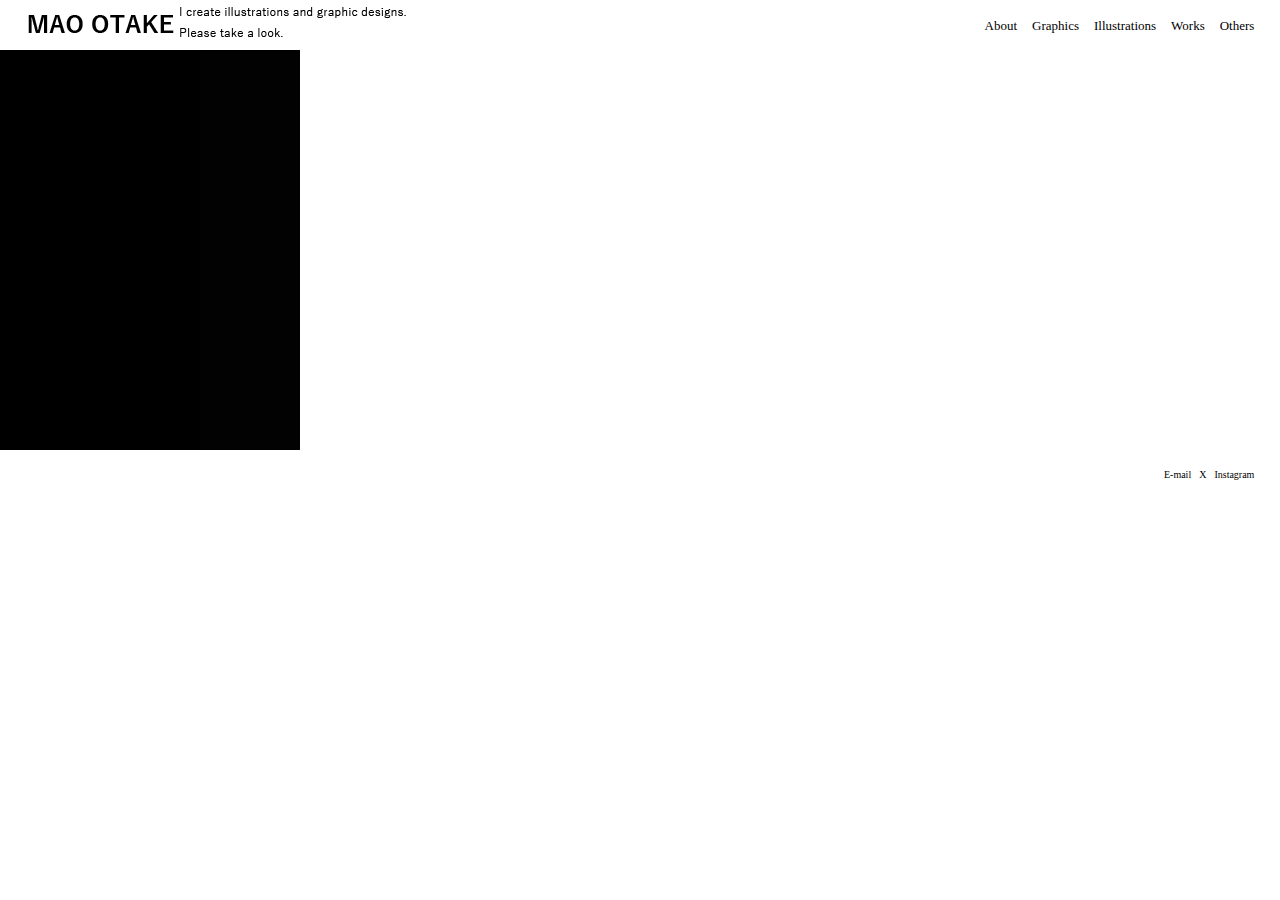
<file: about.html>
<!DOCUTYPE html>
<html lang="ja">

	<head>
	  <meta charset="UTF-8">
	  <title>MAO OTAKE</title>
	  <meta name="description" content="MAO OTAKEのポートフォリオです。">
	  <link href="style/style3.css" rel="stylesheet">
	</head>

	<body>
	<header>
	<div id="rogo">
	  <a href="home.html"><img src="images/rogo.png"></a>
	  <img src="images/syoukai.png">
	</div>
	<nav>
	  <ul>
	    <li class="navi"><a href="about.html">About</a></li>
	    <li class="navi"><a href="graphics.html">Graphics</a></li>
	    <li class="navi"><a href="illustrations.html">Illustrations</a></li>
	    <li class="navi"><a href="works.html">Works</a></li>
	    <li class="navi"><a href="others.html">Others</a></li>
	  </ul>
	</nav>
	</header>

	<main>

	<article>

	<section>
	    <img src="images/profile.jpg">
	</section>

	</article>


	</main> 

	<footer> 

        <p id="jikoku_now"></p>
	  <ul>
	    <li class="icon"><a class="moji" href="about.html">E-mail</a></li>
	    <li class="icon"><a class="moji" href="about.html">X</a></li>
	    <li class="icon"><a class="moji" href="about.html">Instagram</a></li>
	  </ul>

	</footer>
	</body>

</html>
</file>
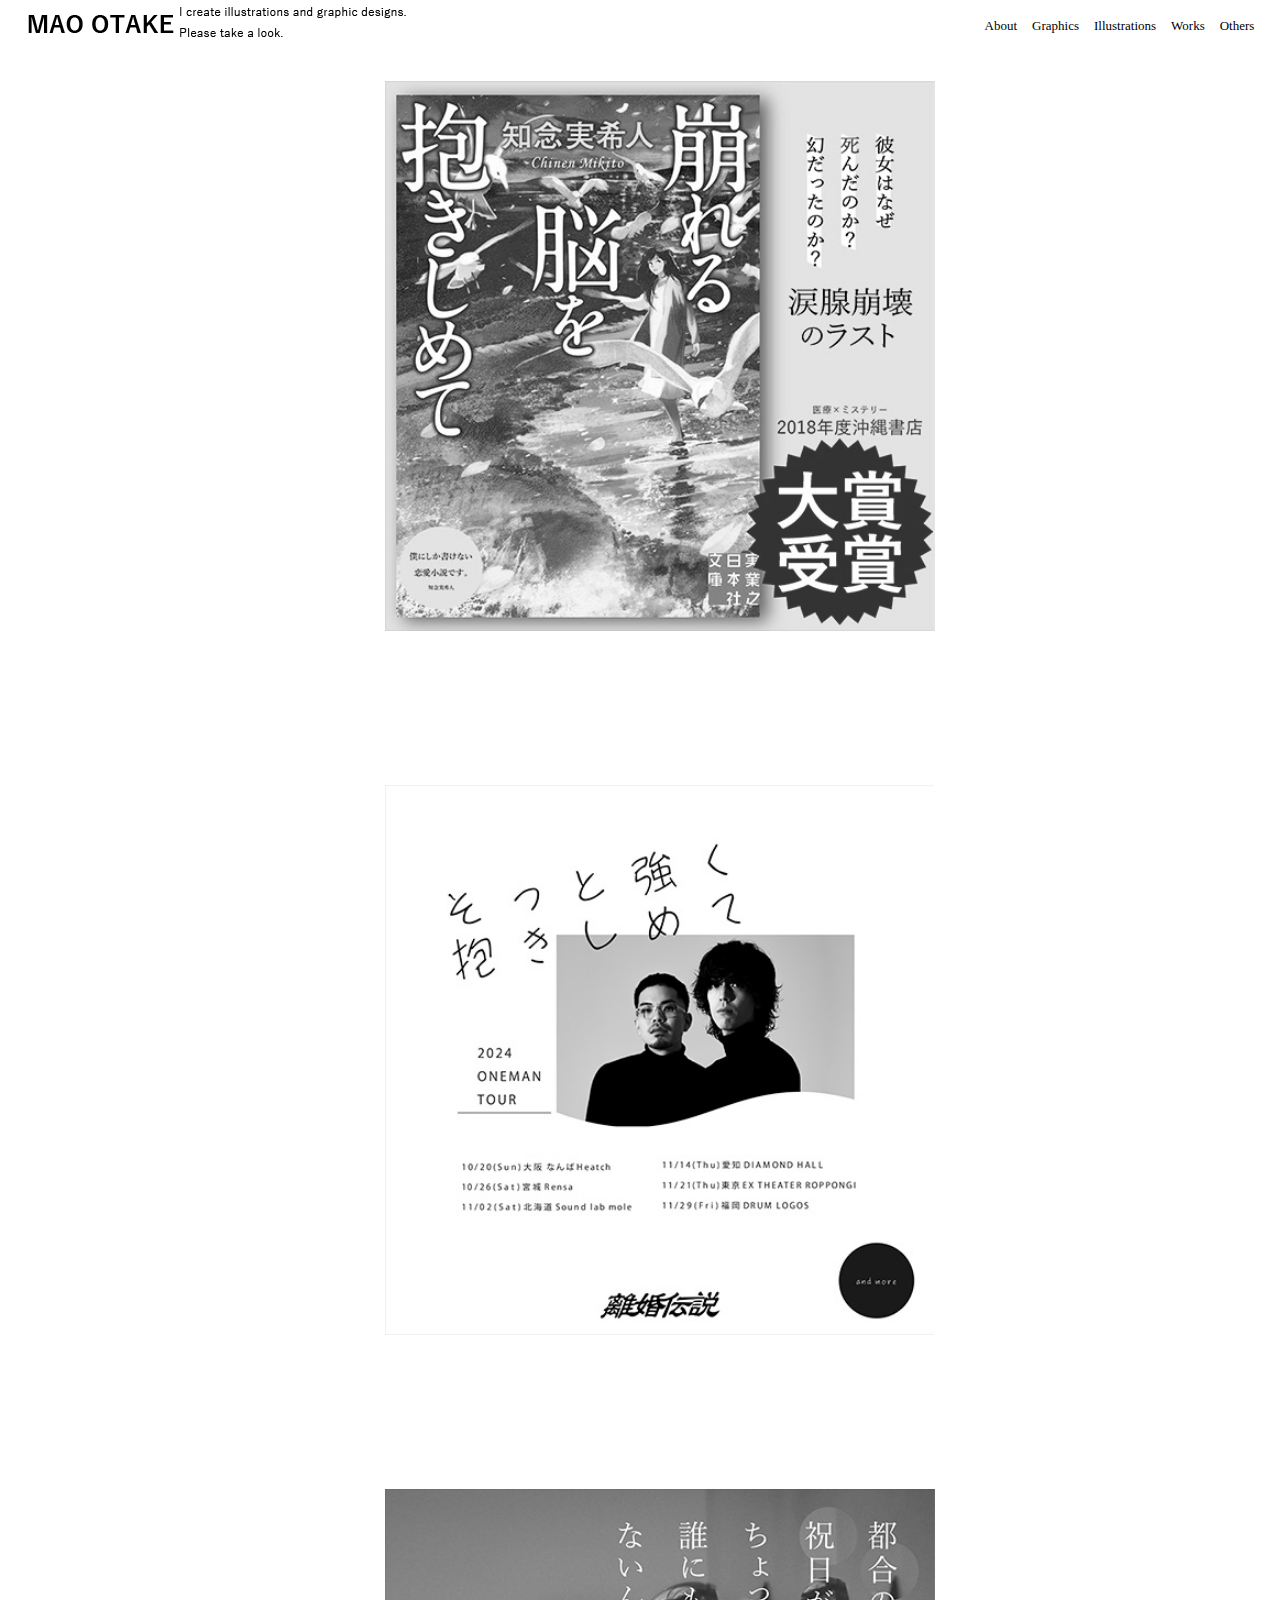
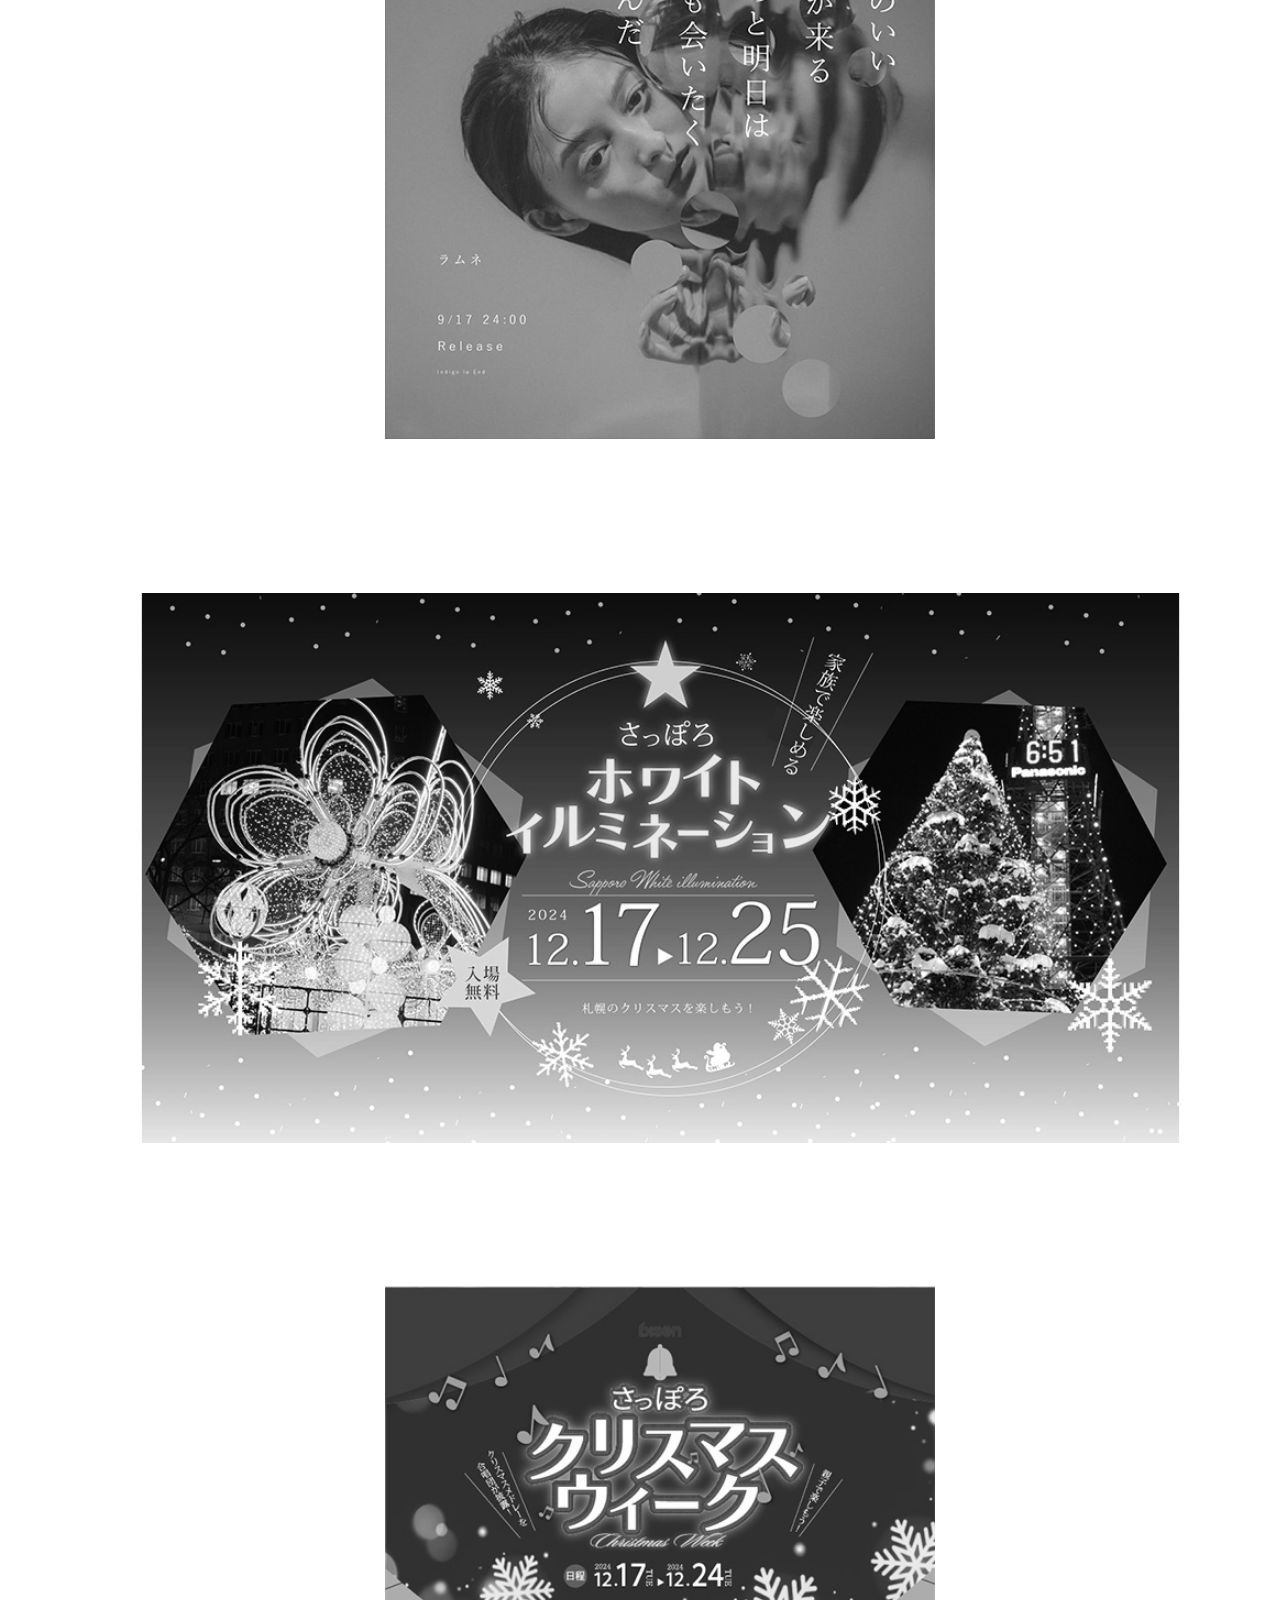
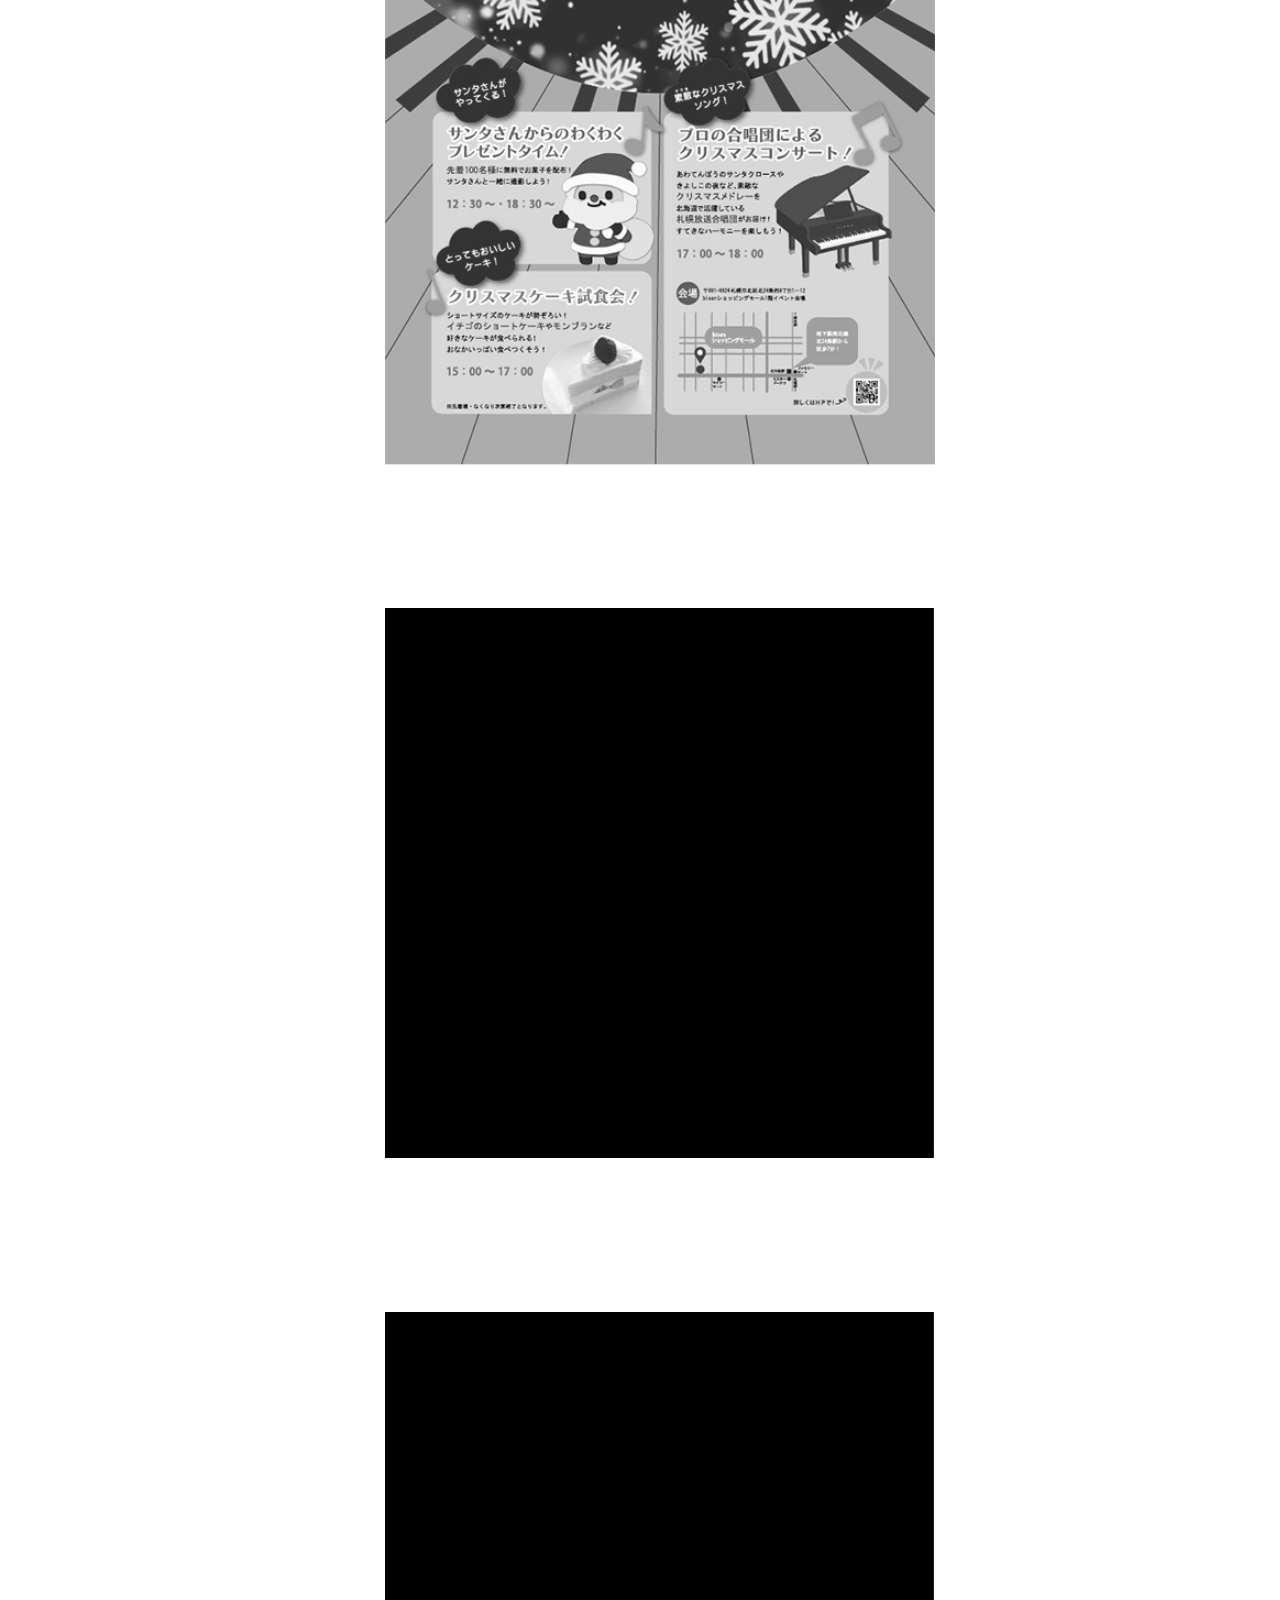
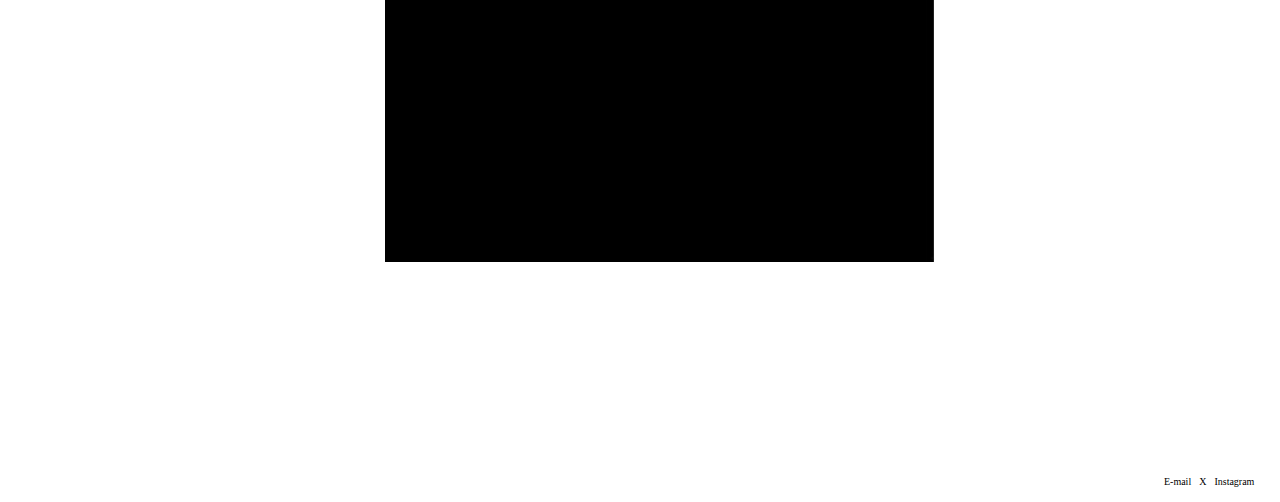
<file: graphics.html>
<!DOCUTYPE html>
<html lang="ja">

	<head>
	  <meta charset="UTF-8">
	  <title>MAO OTAKE</title>
	  <meta name="description" content="MAO OTAKEのポートフォリオです。">
	  <link href="style/style2.css" rel="stylesheet">
	</head>

	<body>
	<header>
	<div id="rogo">
	  <a href="home.html"><img src="images/rogo.png"></a>
	  <img src="images/syoukai.png">
	</div>
	<nav>
	  <ul>
	    <li class="navi"><a href="about.html">About</a></li>
	    <li class="navi"><a href="graphics.html">Graphics</a></li>
	    <li class="navi"><a href="illustrations.html">Illustrations</a></li>
	    <li class="navi"><a href="works.html">Works</a></li>
	    <li class="navi"><a href="others.html">Others</a></li>
	  </ul>
	</nav>
	</header>

	<main>

	<article>

	<section>
	<ul class="main-images main-center">
	    <li class="gra no1"><img src="images/art13.jpg" /></li>
	    <li class="gra no2"><img src="images/art14.jpg" /></li>
	    <li class="gra no3"><img src="images/art15.jpg" /></li>
	    <li class="gra no4"><img src="images/art16.jpg" /></li>
	    <li class="gra no5"><img src="images/art17.jpg" /></li>
	    <li class="gra no6"><img src="images/art18.jpg" /></li>
	    <li class="gra no7"><img src="images/art19.jpg" /></li>
	</ul>
	</section>

	</article>

	</main>

	<footer> 

        <p id="jikoku_now"></p>
	  <ul>
	    <li class="icon"><a class="moji" href="about.html">E-mail</a></li>
	    <li class="icon"><a class="moji" href="about.html">X</a></li>
	    <li class="icon"><a class="moji" href="about.html">Instagram</a></li>
	  </ul>

	</footer>
	</body>

</html>
</file>
<file: home.html>
<!DOCUTYPE html>
<html lang="ja">
	<head>
	  <meta charset="UTF-8">
	  <title>MAO OTAKE</title>
	  <meta name="description" content="MAO OTAKEのポートフォリオです。">
	  <link href="style/style1.css" rel="stylesheet">
	</head>

	<body>
<div id="loading">
<div class="spin sp sp-hydrogen"></div>
</div>
	<header>
	<div id="rogo">
	  <img src="images/rogo.png">
	  <img src="images/syoukai.png">
	</div>
	<nav>
	  <ul>
	    <li class="navi"><a href="about.html">About</a></li>
	    <li class="navi"><a href="graphics.html">Graphics</a></li>
	    <li class="navi"><a href="illustrations.html">Illustrations</a></li>
	    <li class="navi"><a href="works.html">Works</a></li>
	    <li class="navi"><a href="others.html">Others</a></li>
	  </ul>
	</nav>
	</header>

	<main>
<div class="list">
	<article>

    <div class="wrapper">
        <div class="contents">

	<section>
        <div class="scroll">
	<div class="scroll-infinity">
	<div class="scroll-infinity__wrap">
	  <ul class="scroll-infinity__list scroll-infinity__list--left">
	    <li class="scroll-infinity__item no1"><img src="images/art1.jpg" /></li>                        
	    <li class="scroll-infinity__item no2"><img src="images/art2.jpg" /></li>
	    <li class="scroll-infinity__item no3"><img src="images/art3.jpg" /></li>
	    <li class="scroll-infinity__item no4"><img src="images/art4.jpg" /></li>
	    <li class="scroll-infinity__item no5"><img src="images/art5.jpg" /></li>
	    <li class="scroll-infinity__item no6"><img src="images/art6.jpg" /></li>
	  </ul>
	  <ul class="scroll-infinity__list scroll-infinity__list--left">
	    <li class="scroll-infinity__item no1"><img src="images/art1.jpg" /></li>                        
	    <li class="scroll-infinity__item no2"><img src="images/art2.jpg" /></li>
	    <li class="scroll-infinity__item no3"><img src="images/art3.jpg" /></li>
	    <li class="scroll-infinity__item no4"><img src="images/art4.jpg" /></li>
	    <li class="scroll-infinity__item no5"><img src="images/art5.jpg" /></li>
	    <li class="scroll-infinity__item no6"><img src="images/art6.jpg" /></li>
	  </ul>
	</div>
	</div>
	</section>

	<section>
	<div class="scroll-infinity">
	<div class="scroll-infinity__wrap">
	  <ul class="scroll-infinity__list scroll-infinity__list--right">
	    <li class="scroll-infinity__item no7"><img src="images/art7.jpg" /></li>
	    <li class="scroll-infinity__item no8"><img src="images/art8.jpg" /></li>
	    <li class="scroll-infinity__item no9"><img src="images/art9.jpg" /></li>
	    <li class="scroll-infinity__item no10"><img src="images/art10.jpg" /></li>
	    <li class="scroll-infinity__item no11"><img src="images/art11.jpg" /></li>
	    <li class="scroll-infinity__item no12"><img src="images/art12.jpg" /></li>
	  </ul>
	  <ul class="scroll-infinity__list scroll-infinity__list--right">
	    <li class="scroll-infinity__item no7"><img src="images/art7.jpg" /></li>
	    <li class="scroll-infinity__item no8"><img src="images/art8.jpg" /></li>
	    <li class="scroll-infinity__item no9"><img src="images/art9.jpg" /></li>
	    <li class="scroll-infinity__item no10"><img src="images/art10.jpg" /></li>
	    <li class="scroll-infinity__item no11"><img src="images/art11.jpg" /></li>
	    <li class="scroll-infinity__item no12"><img src="images/art12.jpg" /></li>
	  </ul>
	</div>
	</div>
        </div>
	</section>


        </div>
    </div>

	</article>
</div>
</div>
	</main> 
	<footer> 

        <p id="jikoku_now"></p>
	  <ul>
	    <li class="icon"><a class="moji" href="about.html">E-mail</a></li>
	    <li class="icon"><a class="moji" href="about.html">X</a></li>
	    <li class="icon"><a class="moji" href="about.html">Instagram</a></li>
	  </ul>

	</footer>
	<script src="script/home2.js"></script>
        <script src="script/script.js"></script>
	</body>

</html>
</file>
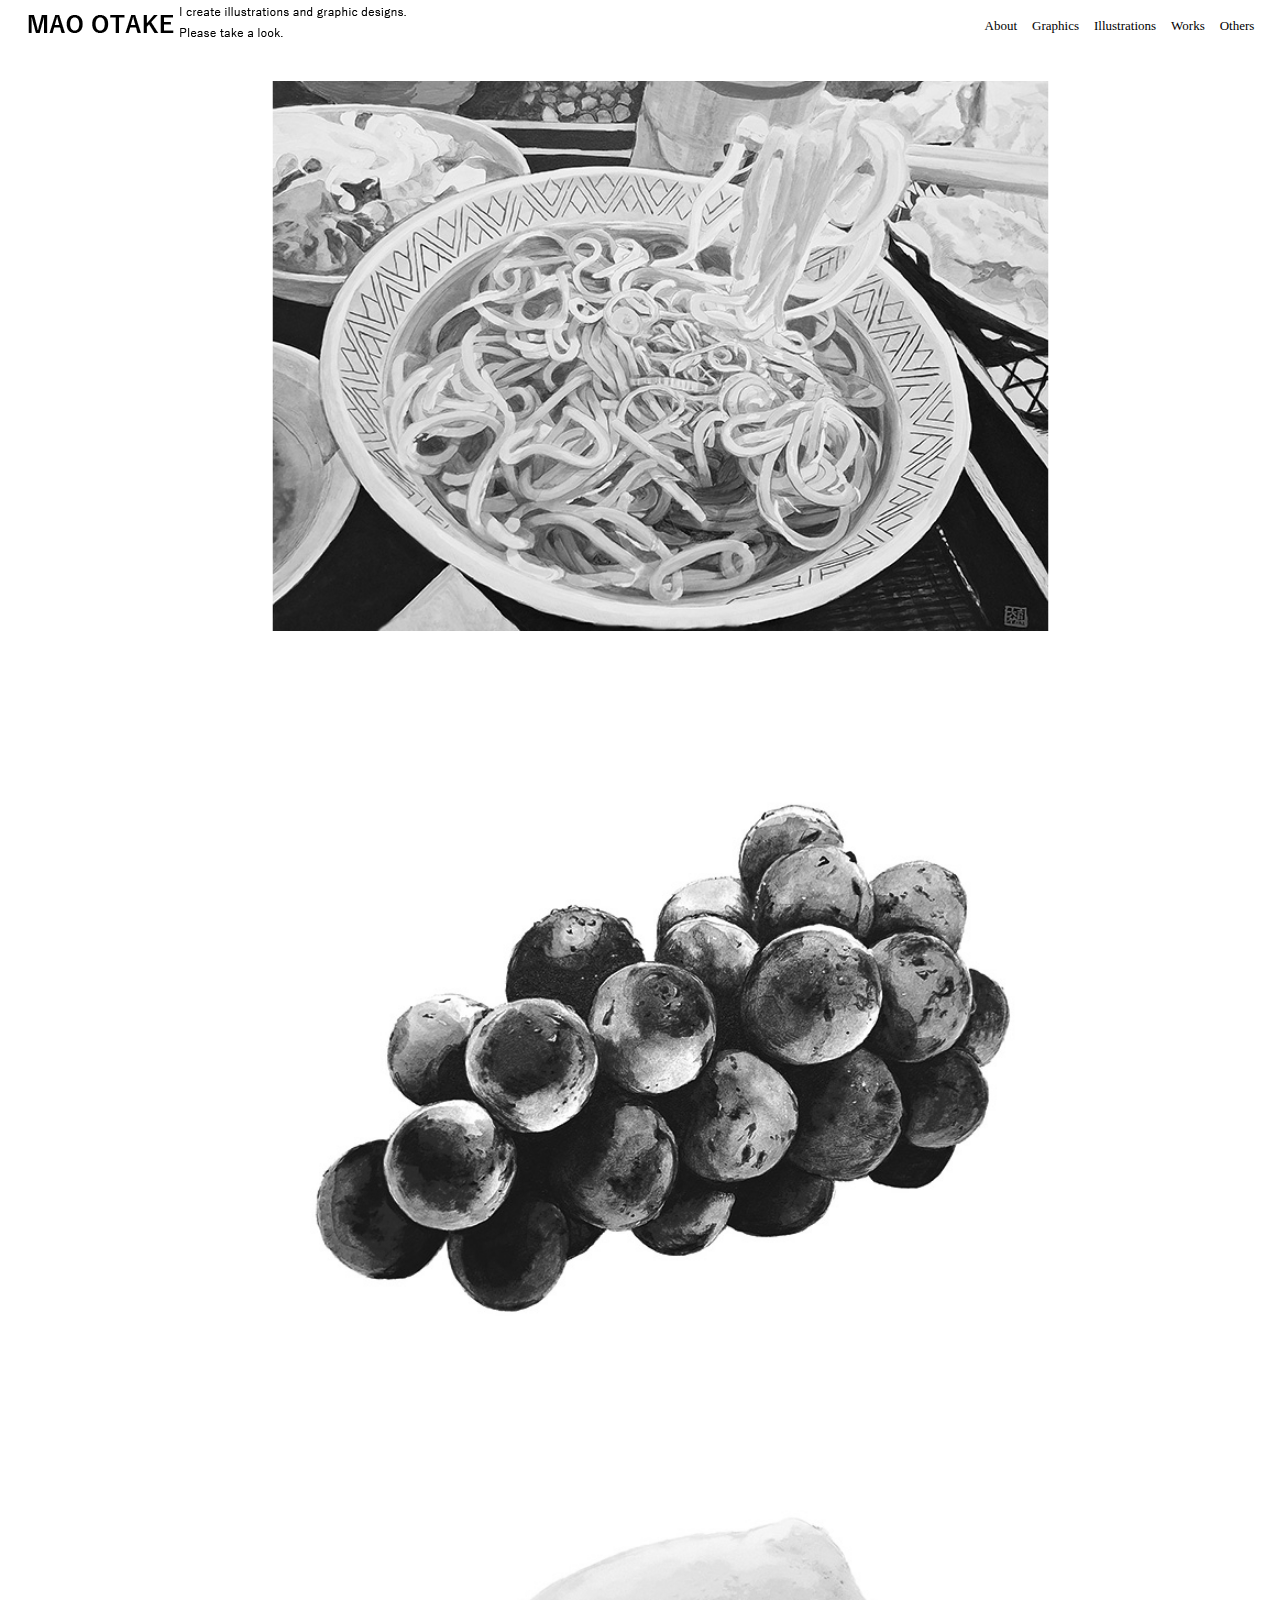
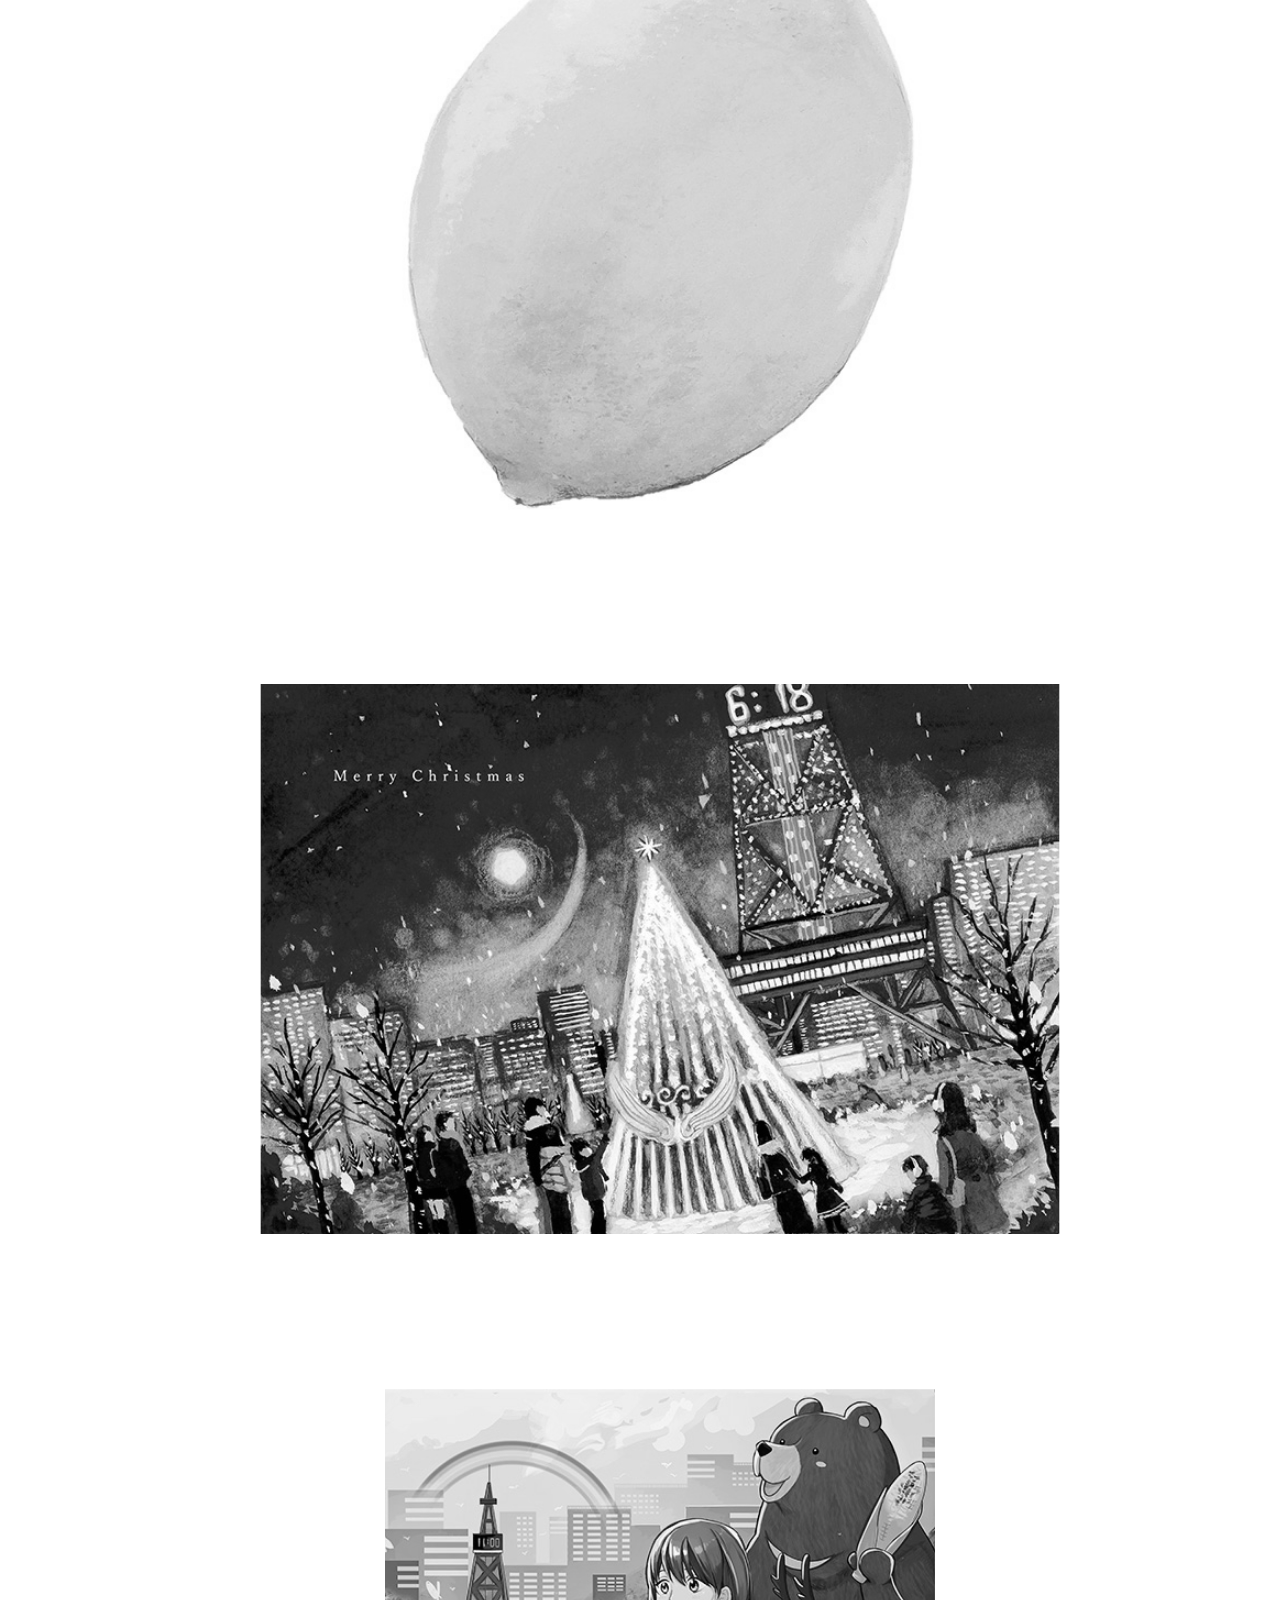
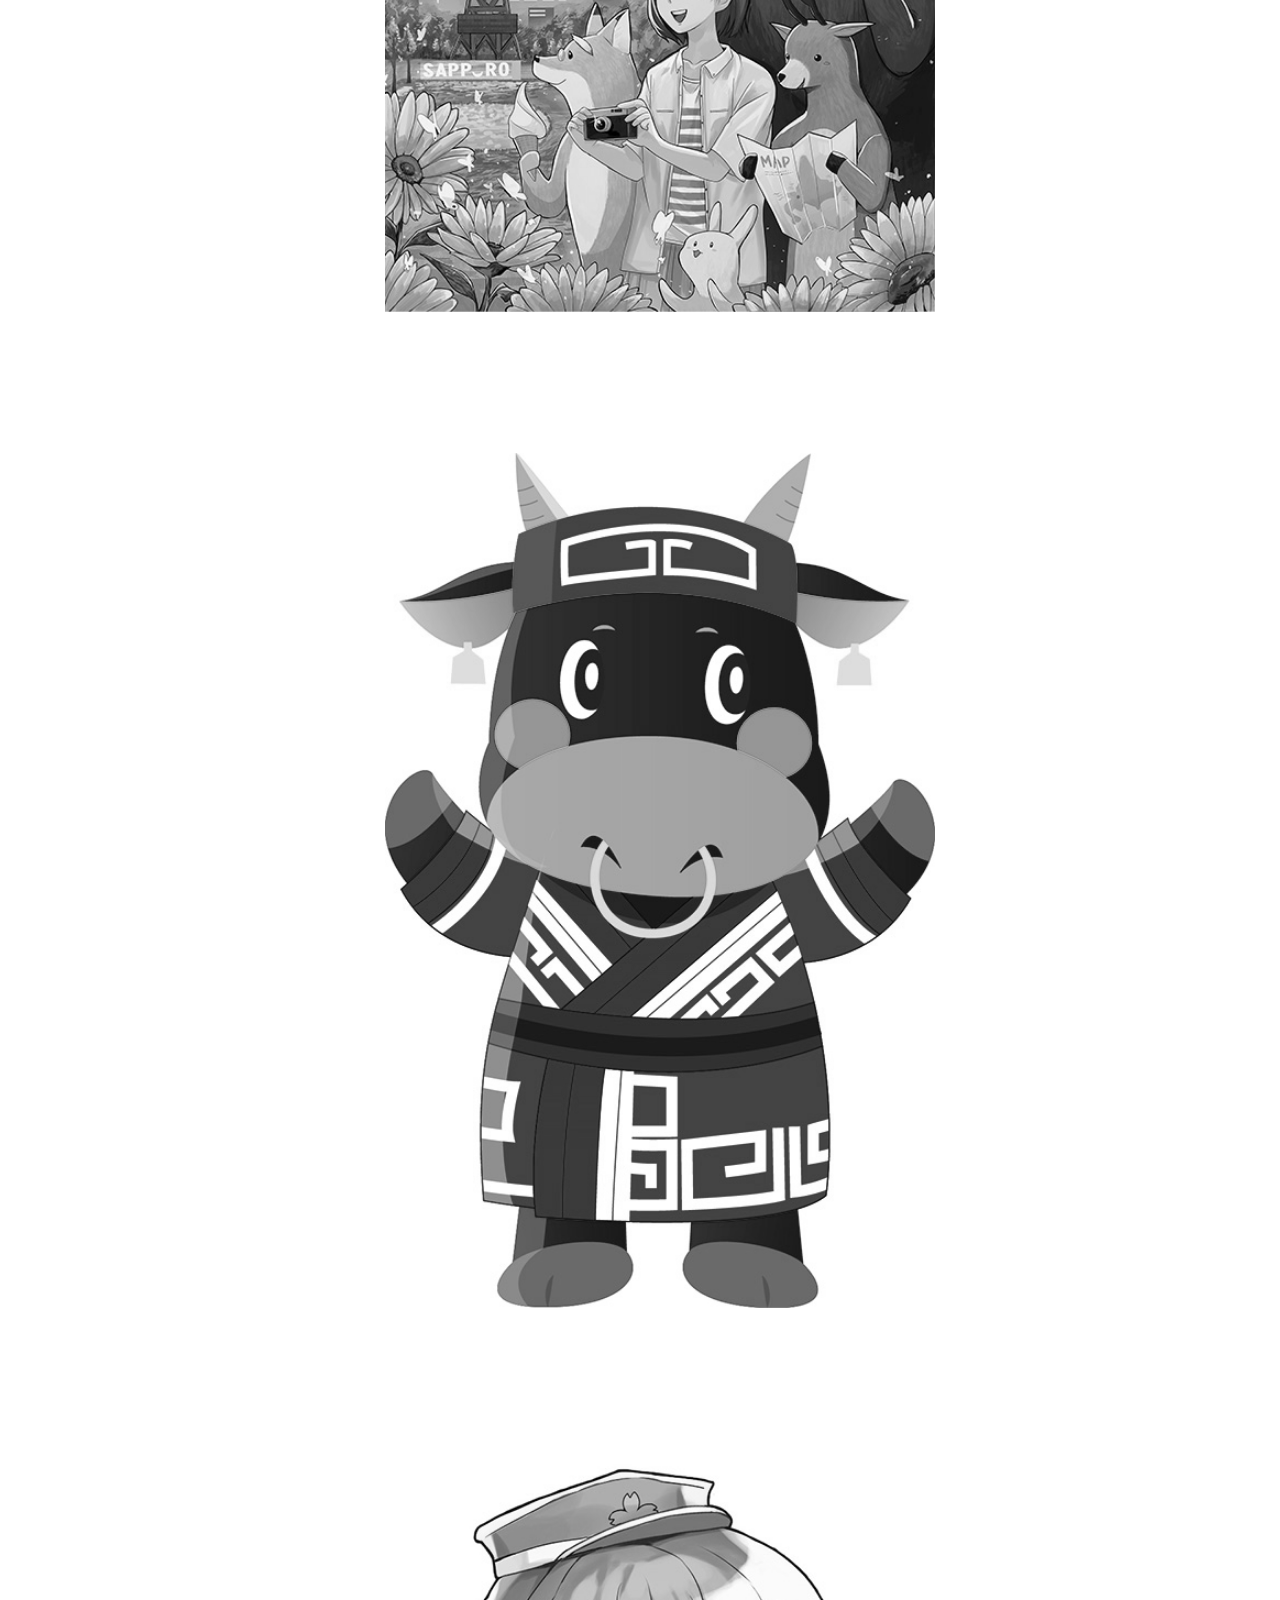
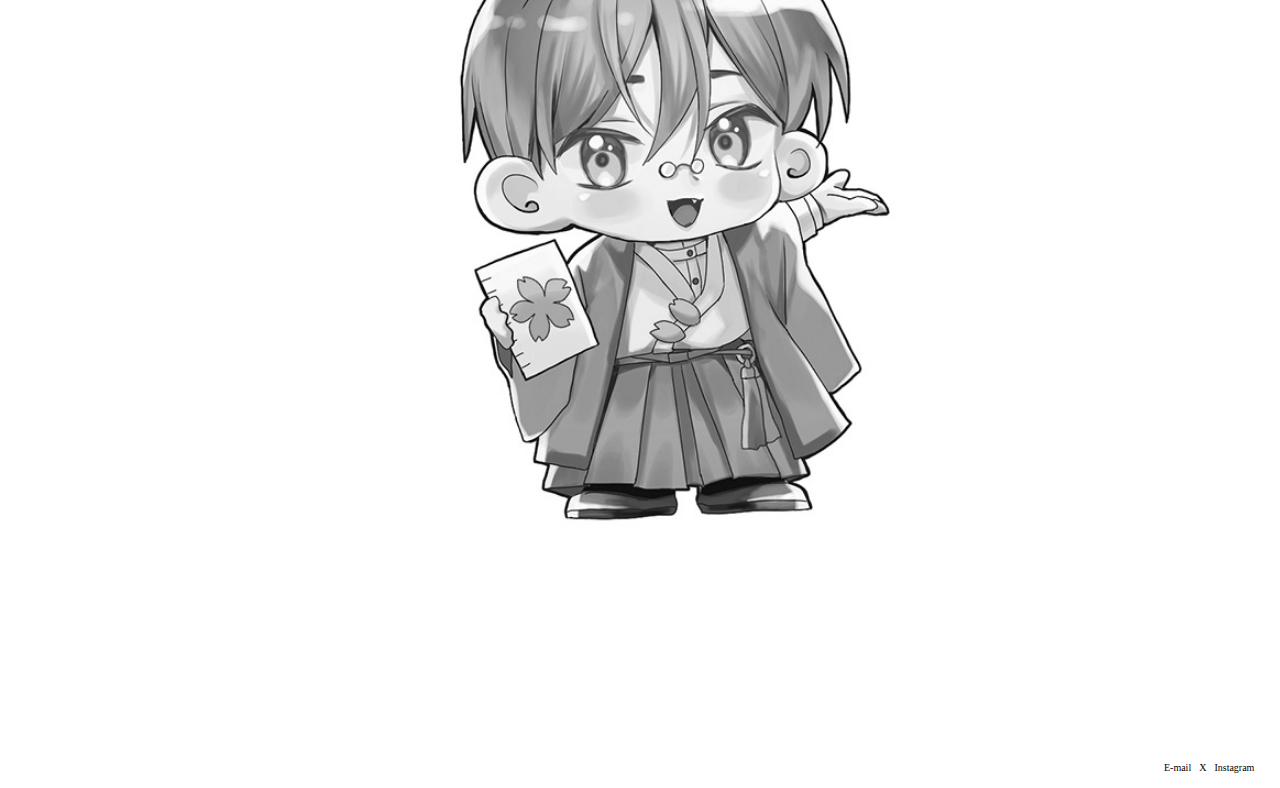
<file: illustrations.html>
<!DOCUTYPE html>
<html lang="ja">

	<head>
	  <meta charset="UTF-8">
	  <title>MAO OTAKE</title>
	  <meta name="description" content="MAO OTAKEのポートフォリオです。">
	  <link href="style/style4.css" rel="stylesheet">
	</head>

	<body>
	<header>
	<div id="rogo">
	  <a href="home.html"><img src="images/rogo.png"></a>
	  <img src="images/syoukai.png">
	</div>
	<nav>
	  <ul>
	    <li class="navi"><a href="about.html">About</a></li>
	    <li class="navi"><a href="graphics.html">Graphics</a></li>
	    <li class="navi"><a href="illustrations.html">Illustrations</a></li>
	    <li class="navi"><a href="works.html">Works</a></li>
	    <li class="navi"><a href="others.html">Others</a></li>
	  </ul>
	</nav>
	</header>

	<main>

	<article>

	<section>
	<ul class="main-images main-center">
	    <li class="gra no1"><img src="images/art20.jpg" /></li>
	    <li class="gra no2"><img src="images/art21.jpg" /></li>
	    <li class="gra no3"><img src="images/art22.jpg" /></li>
	    <li class="gra no4"><img src="images/art23.jpg" /></li>
	    <li class="gra no5"><img src="images/art24.jpg" /></li>
	    <li class="gra no6"><img src="images/art25.jpg" /></li>
	    <li class="gra no7"><img src="images/art26.jpg" /></li>
	</ul>
	</section>

	</article>

	</main>

	<footer> 

        <p id="jikoku_now"></p>
	  <ul>
	    <li class="icon"><a class="moji" href="about.html">E-mail</a></li>
	    <li class="icon"><a class="moji" href="about.html">X</a></li>
	    <li class="icon"><a class="moji" href="about.html">Instagram</a></li>
	  </ul>

	</footer>
	</body>

</html>
</file>
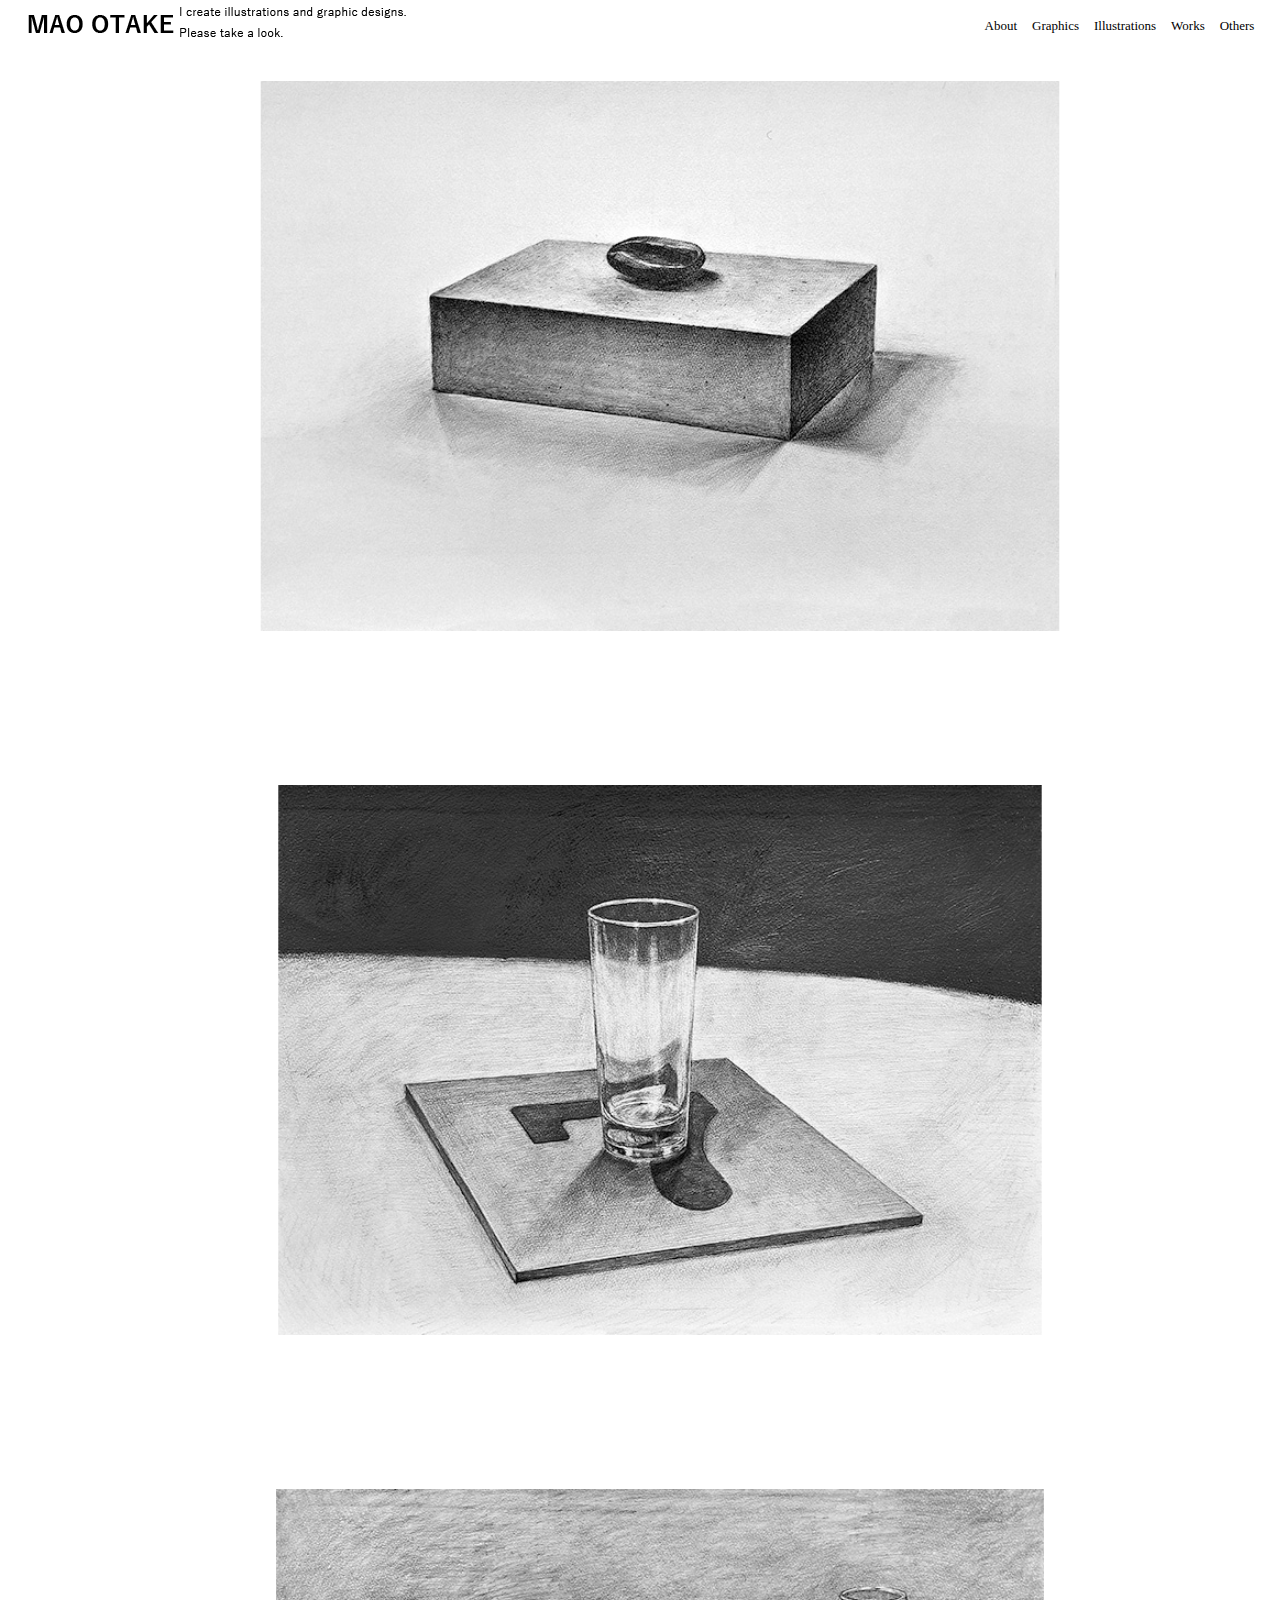
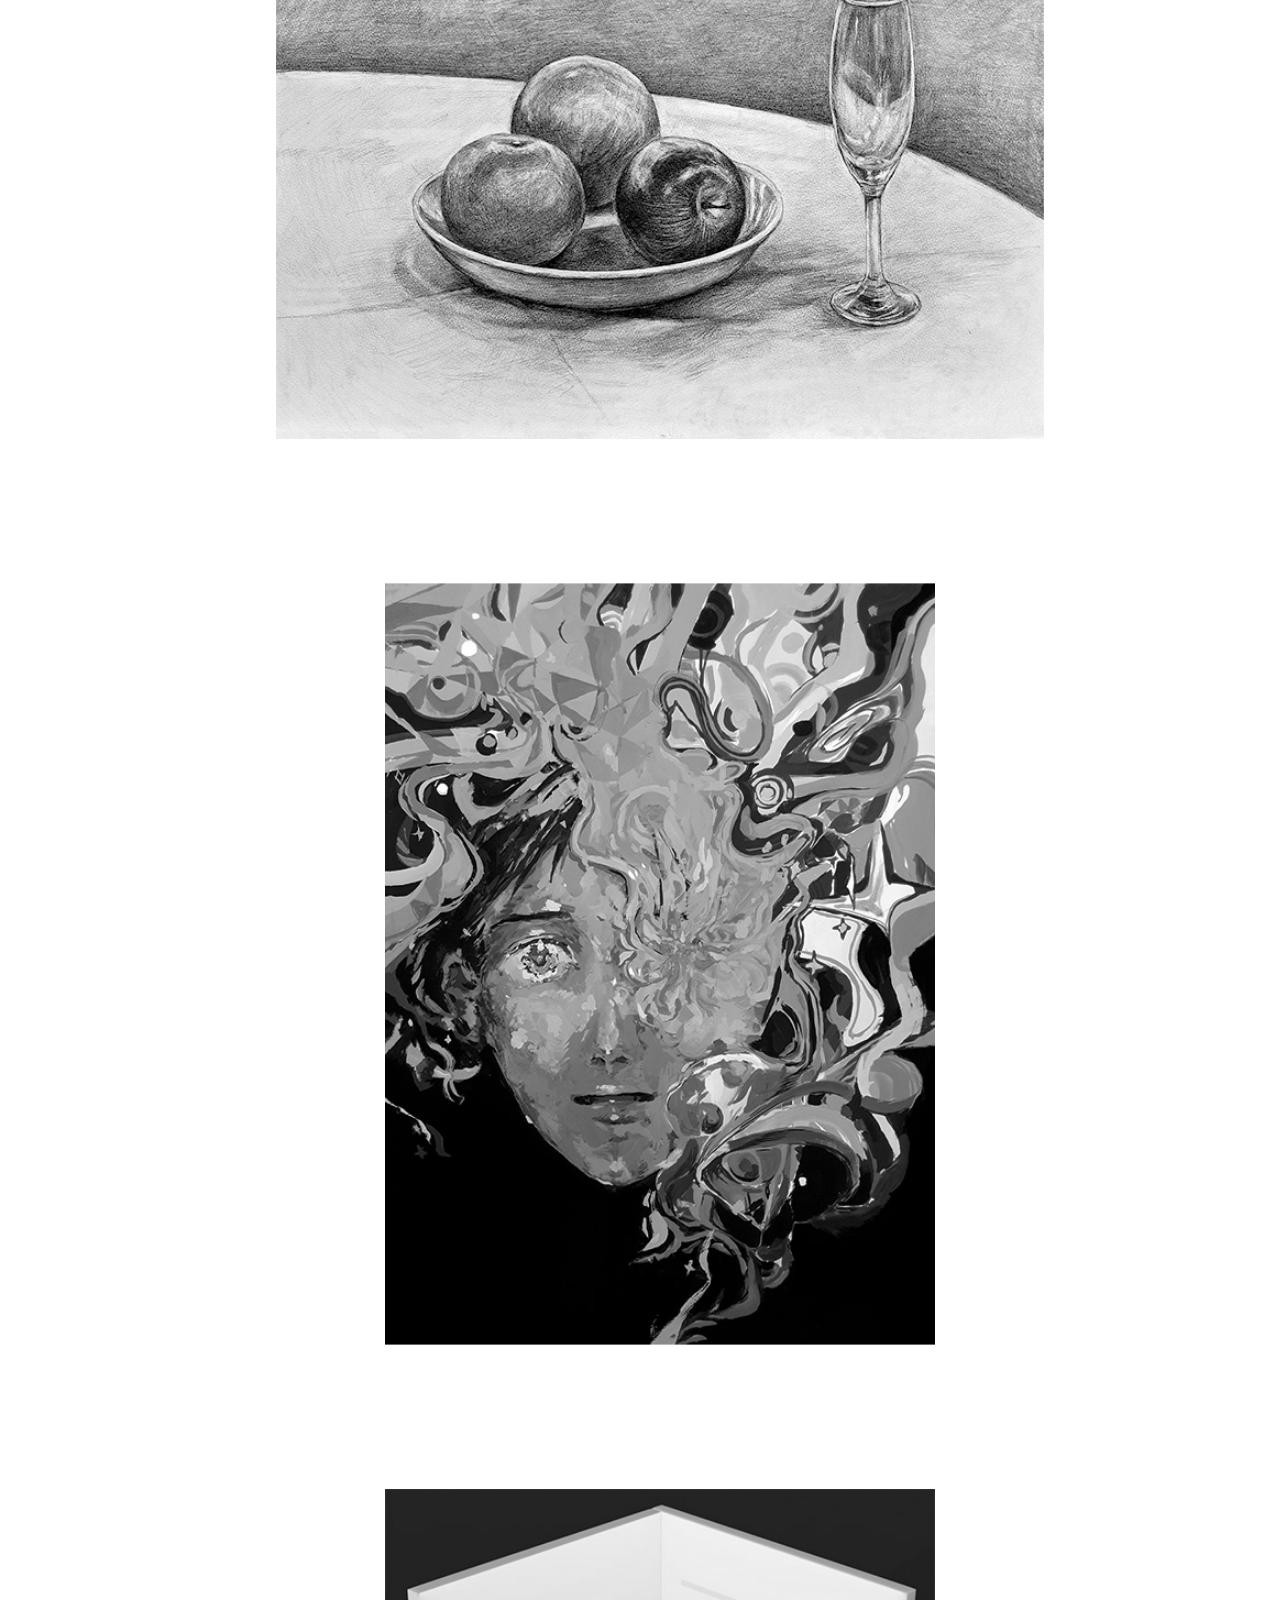
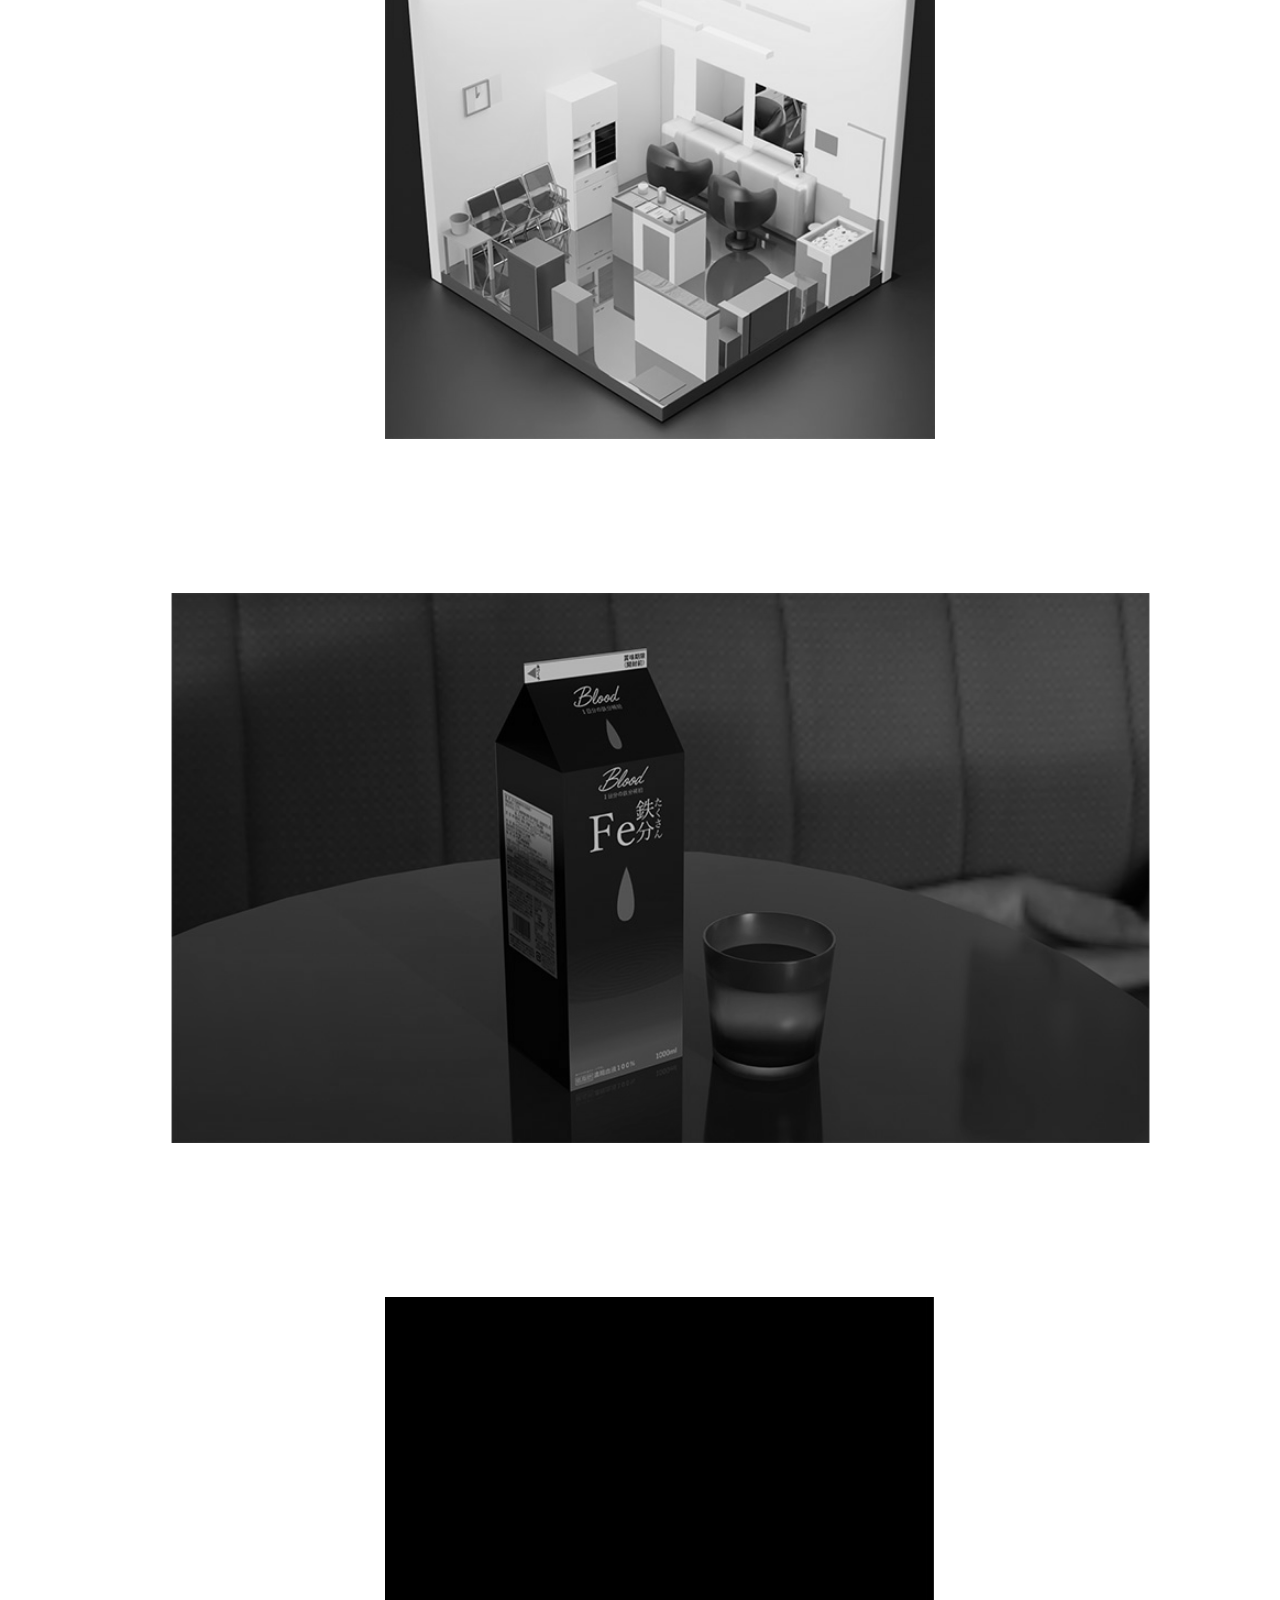
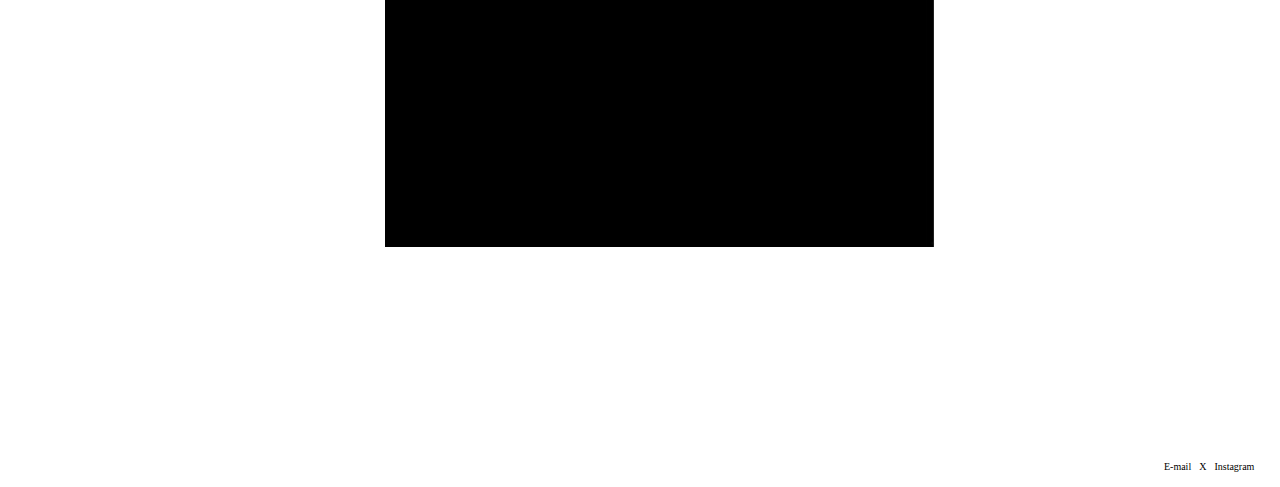
<file: others.html>
<!DOCUTYPE html>
<html lang="ja">

	<head>
	  <meta charset="UTF-8">
	  <title>MAO OTAKE</title>
	  <meta name="description" content="MAO OTAKEのポートフォリオです。">
	  <link href="style/style5.css" rel="stylesheet">
	</head>

	<body>
	<header>
	<div id="rogo">
	  <a href="home.html"><img src="images/rogo.png"></a>
	  <img src="images/syoukai.png">
	</div>
	<nav>
	  <ul>
	    <li class="navi"><a href="about.html">About</a></li>
	    <li class="navi"><a href="graphics.html">Graphics</a></li>
	    <li class="navi"><a href="illustrations.html">Illustrations</a></li>
	    <li class="navi"><a href="works.html">Works</a></li>
	    <li class="navi"><a href="others.html">Others</a></li>
	  </ul>
	</nav>
	</header>

	<main>

	<article>

	<section>
	<ul class="main-images main-center">
	    <li class="gra no1"><img src="images/art34.jpg" /></li>
	    <li class="gra no2"><img src="images/art35.jpg" /></li>
	    <li class="gra no3"><img src="images/art36.jpg" /></li>
	    <li class="gra no4"><img src="images/art37.jpg" /></li>
	    <li class="gra no5"><img src="images/art38.jpg" /></li>
	    <li class="gra no6"><img src="images/art39.jpg" /></li>
	    <li class="gra no7"><img src="images/art41.jpg" /></li>
	</ul>
	</section>

	</article>

	</main>

	<footer> 

        <p id="jikoku_now"></p>
	  <ul>
	    <li class="icon"><a class="moji" href="about.html">E-mail</a></li>
	    <li class="icon"><a class="moji" href="about.html">X</a></li>
	    <li class="icon"><a class="moji" href="about.html">Instagram</a></li>
	  </ul>

	</footer>
	</body>

</html>
</file>
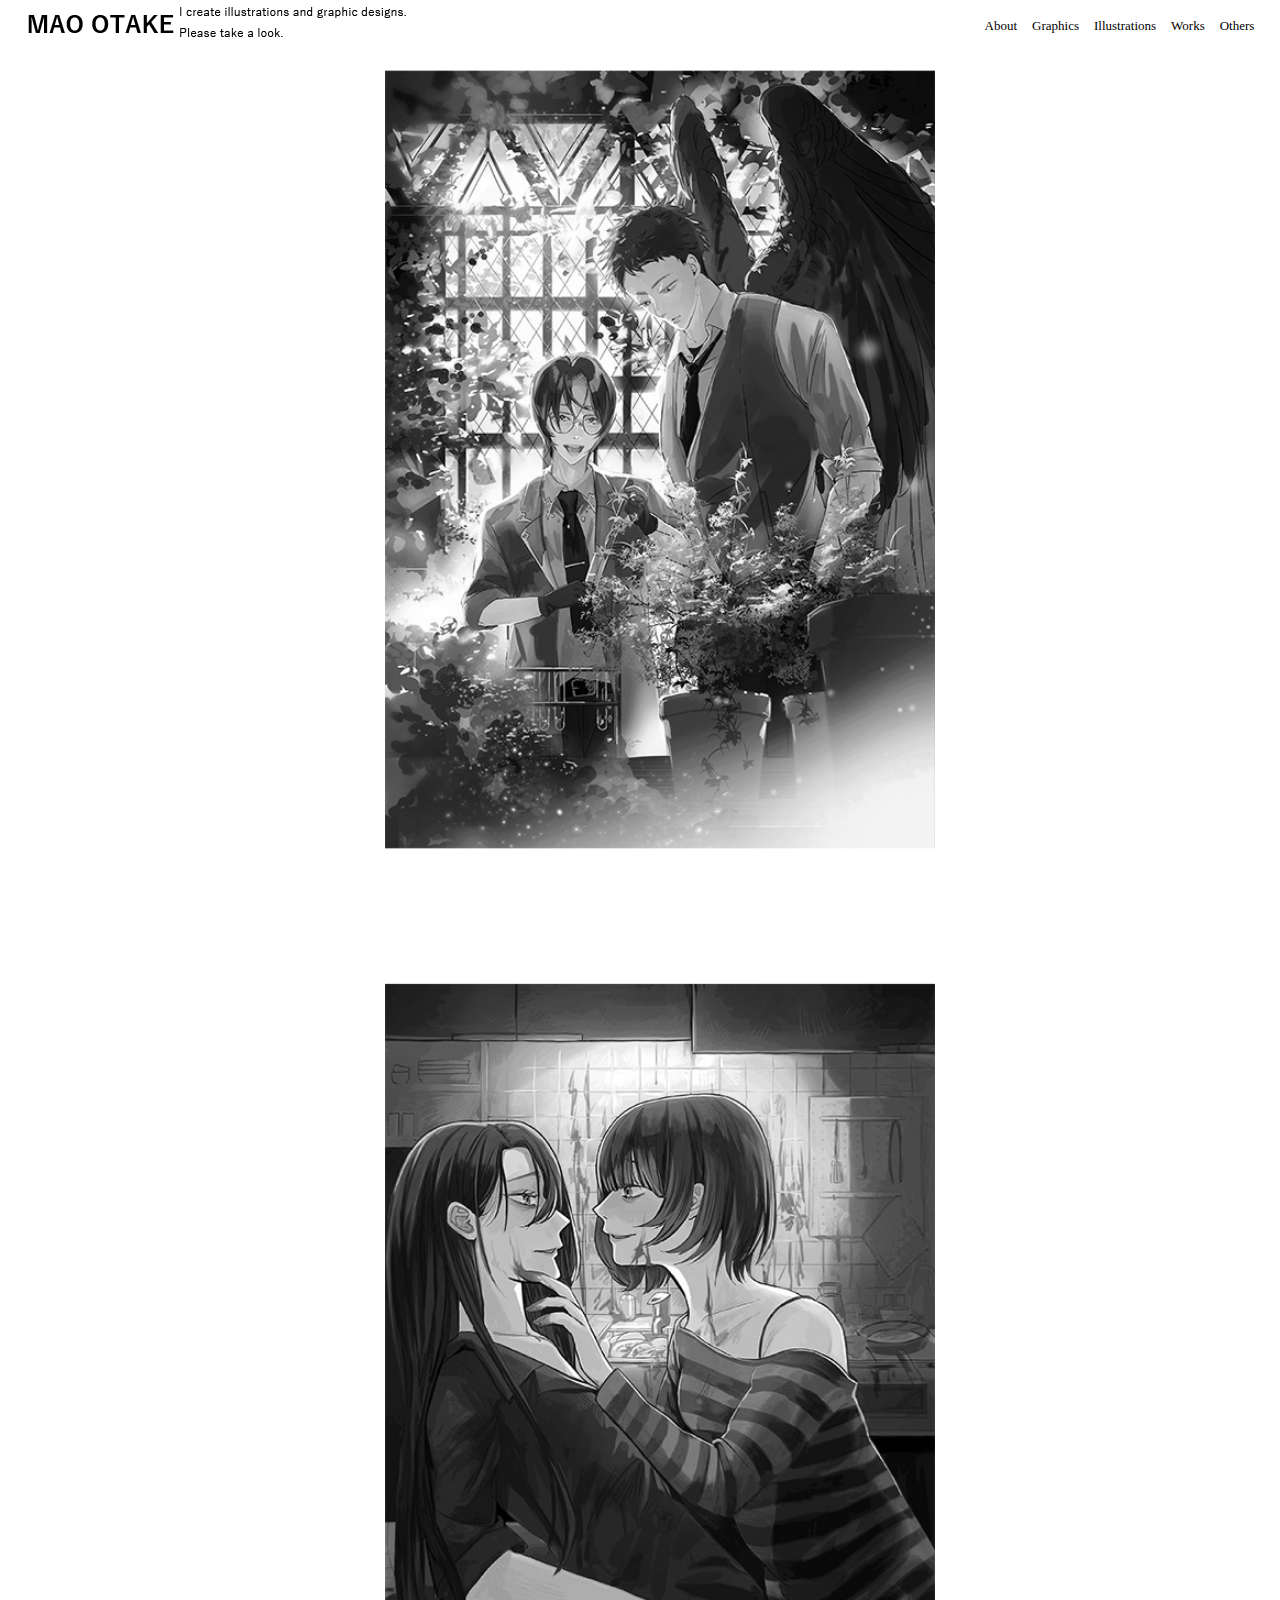
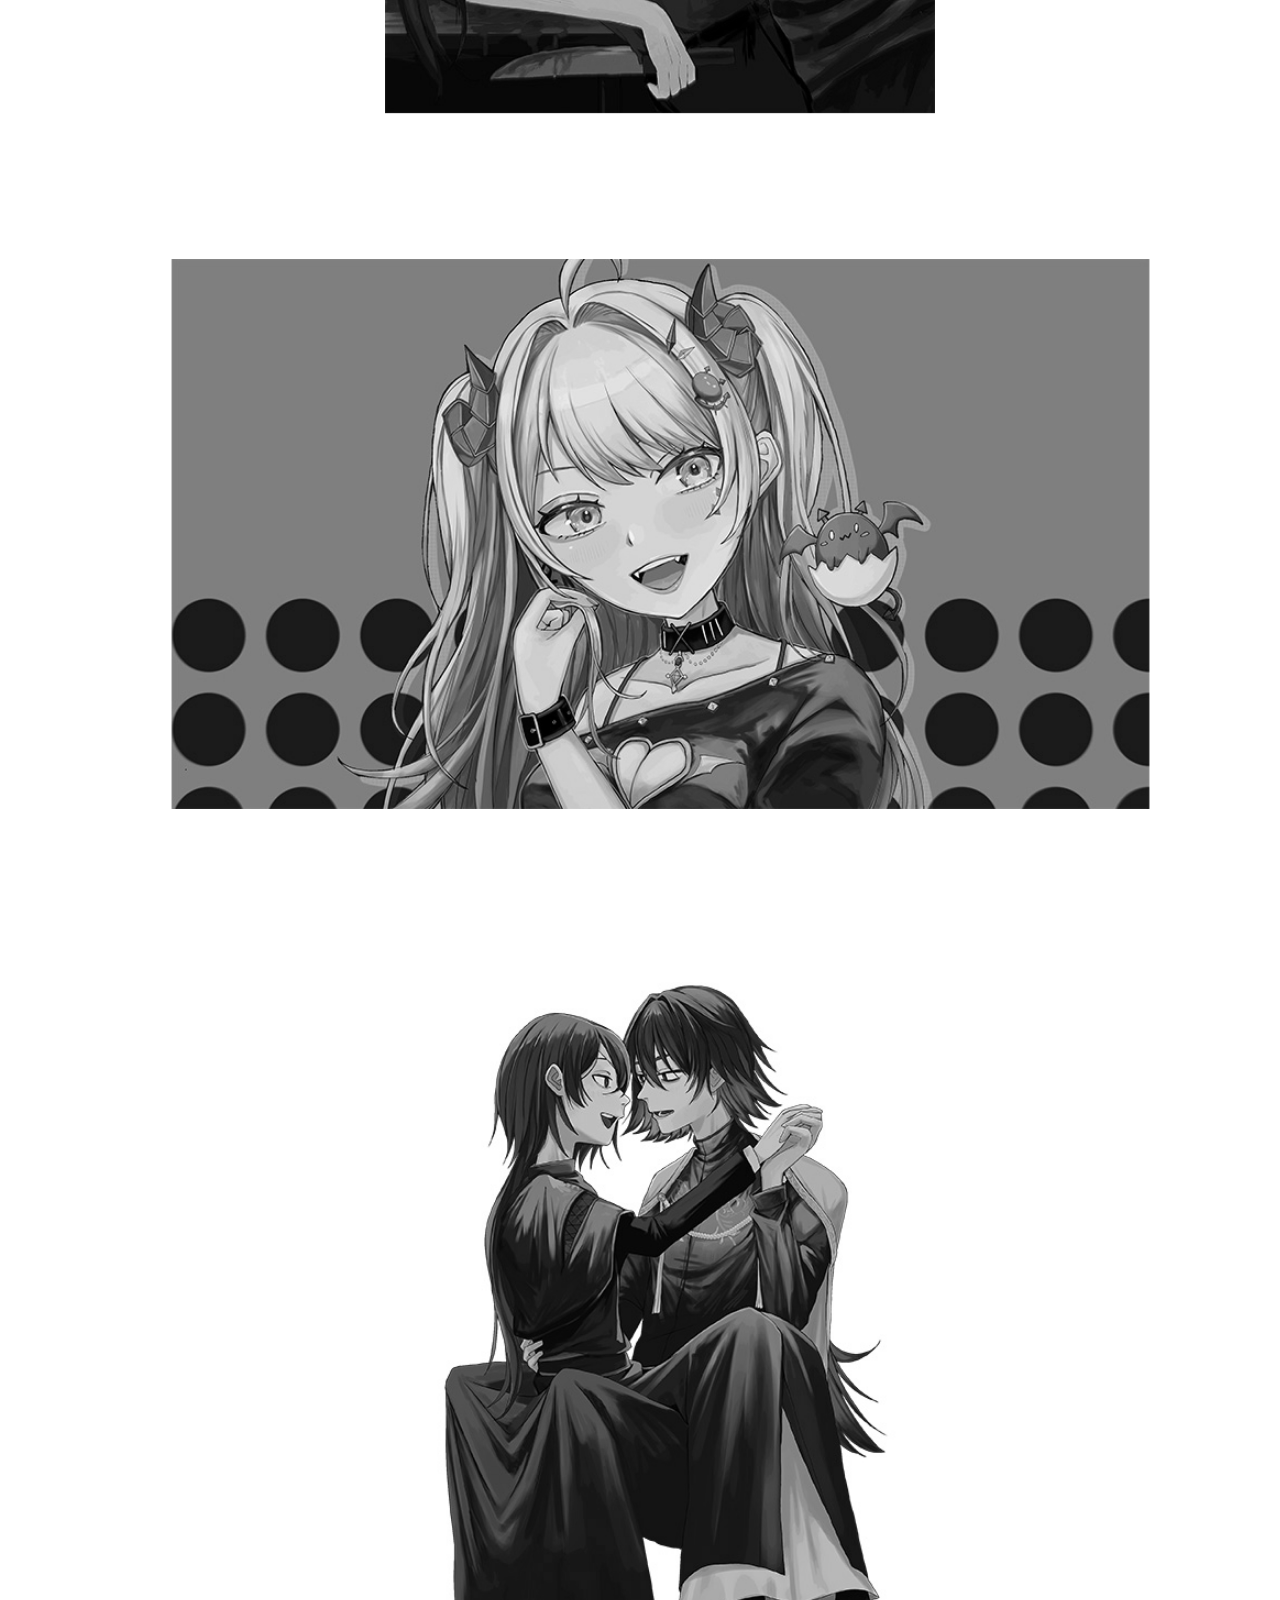
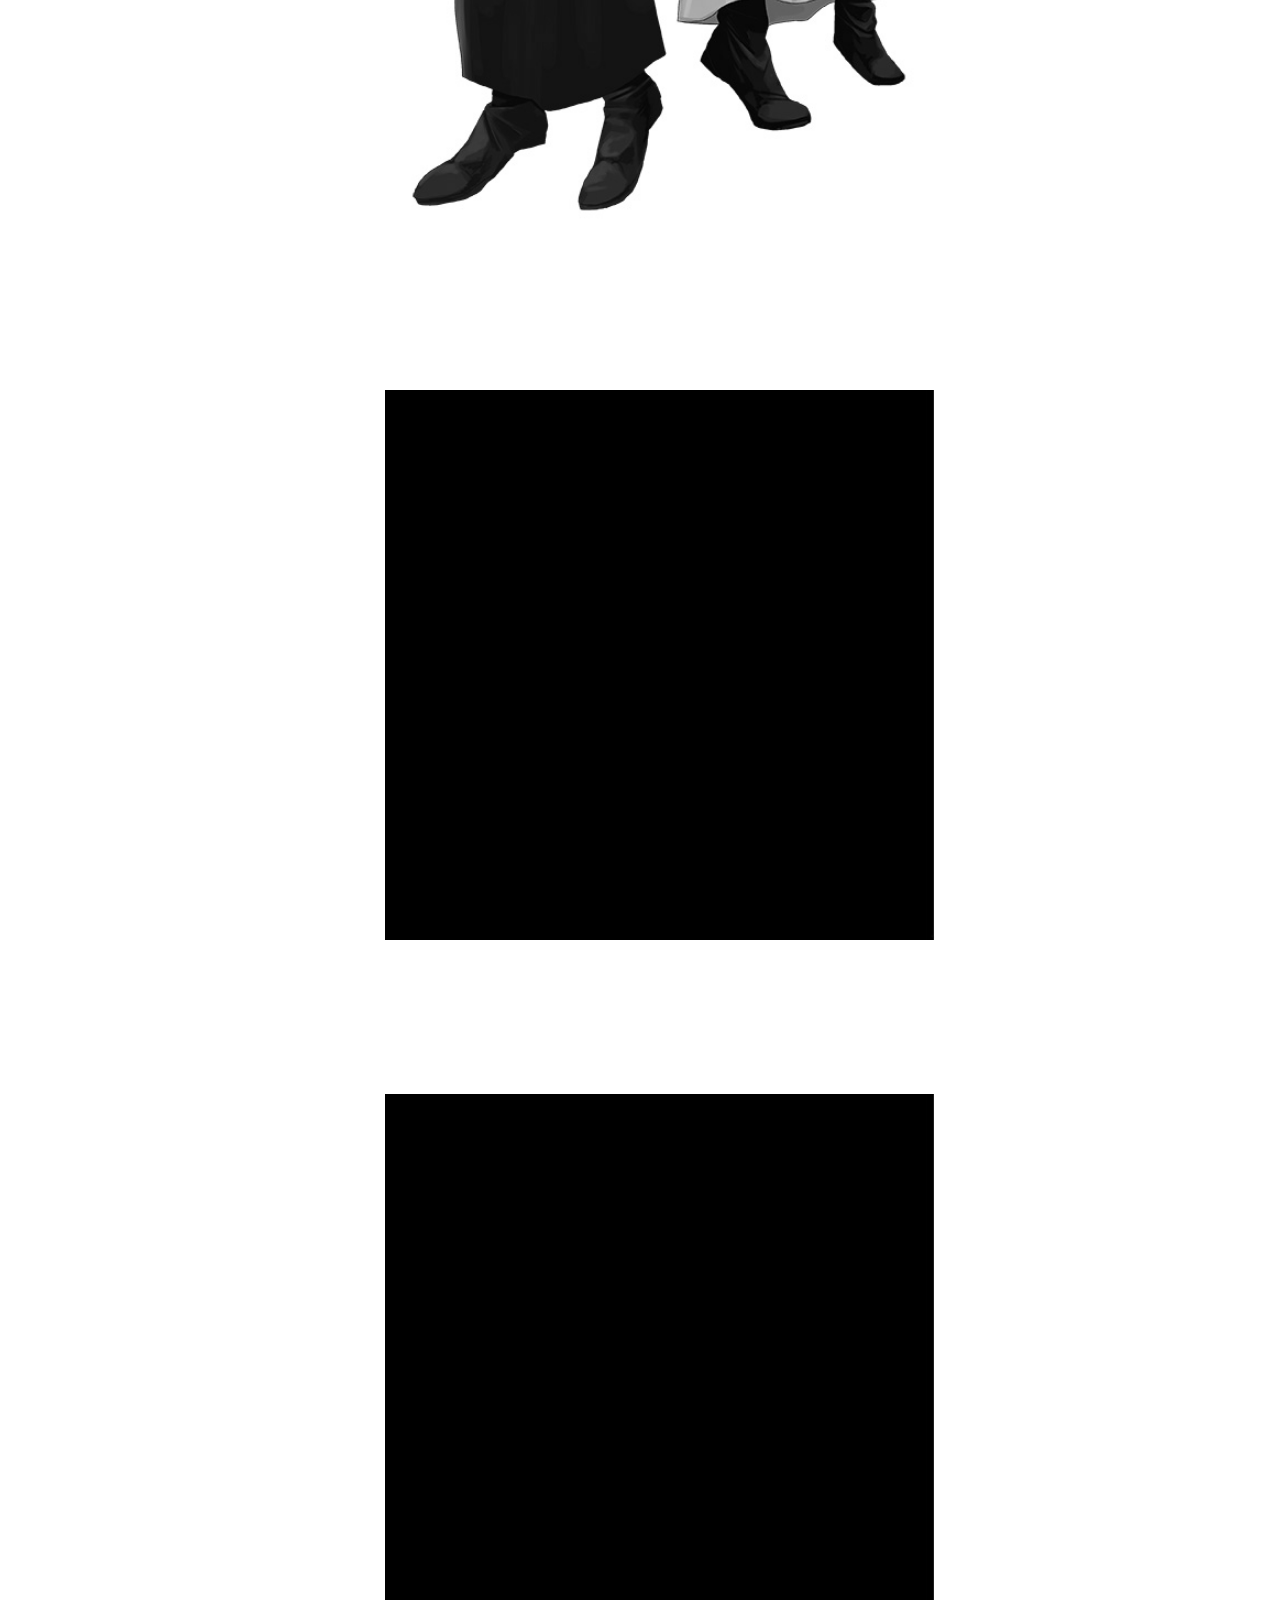
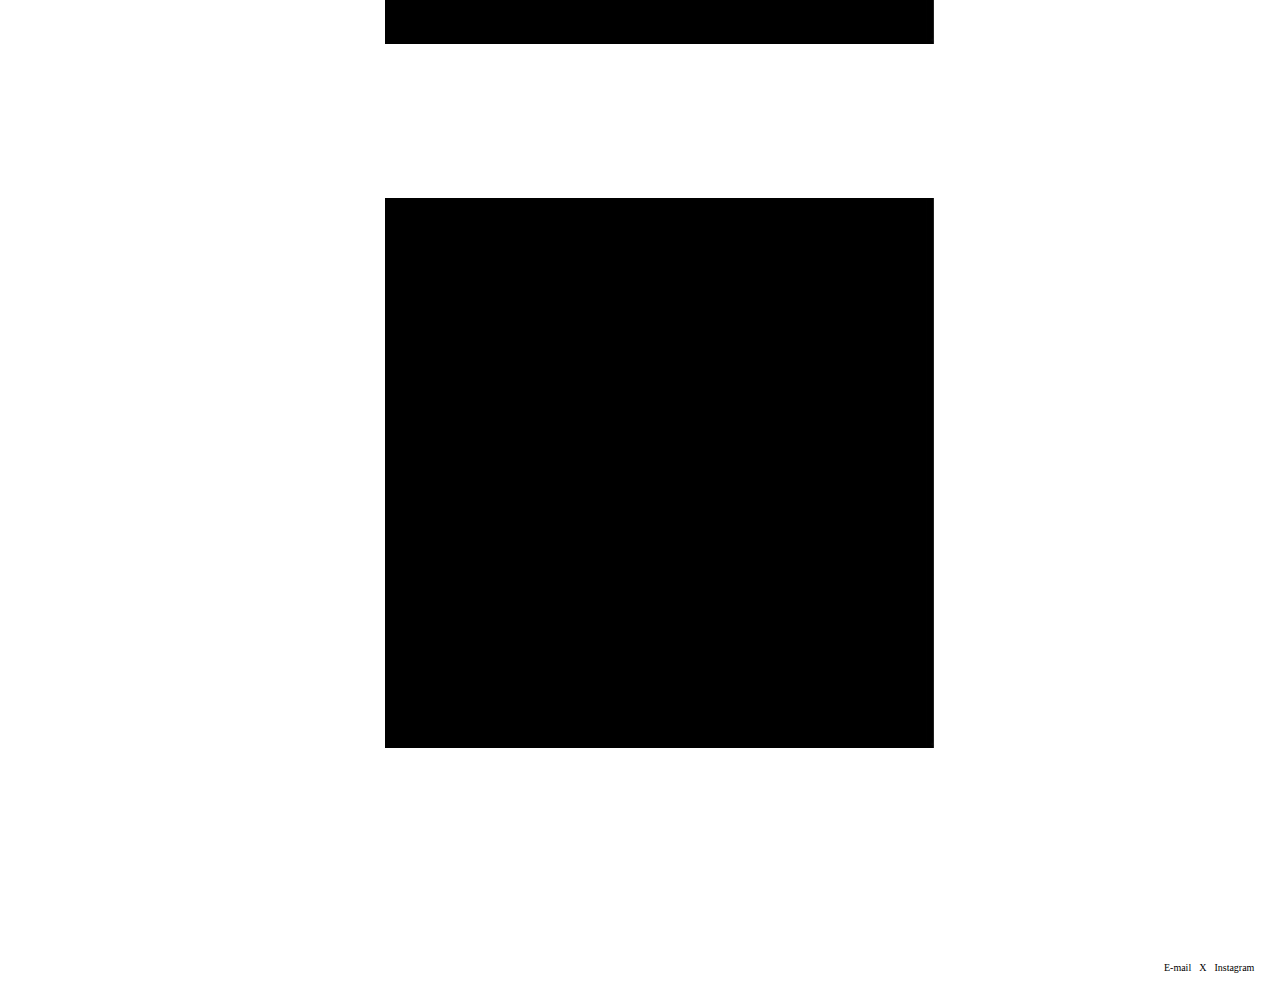
<file: works.html>
<!DOCUTYPE html>
<html lang="ja">
	<head>
	  <meta charset="UTF-8">
	  <title>MAO OTAKE</title>
	  <meta name="description" content="MAO OTAKEのポートフォリオです。">
	  <link href="style/style6.css" rel="stylesheet">
	</head>

	<body>
	<header>
	<div id="rogo">
	  <a href="home.html"><img src="images/rogo.png"></a>
	  <img src="images/syoukai.png">
	</div>
	<nav>
	  <ul>
	    <li class="navi"><a href="about.html">About</a></li>
	    <li class="navi"><a href="graphics.html">Graphics</a></li>
	    <li class="navi"><a href="illustrations.html">Illustrations</a></li>
	    <li class="navi"><a href="works.html">Works</a></li>
	    <li class="navi"><a href="others.html">Others</a></li>
	  </ul>
	</nav>
	</header>

	<main>

	<article>

	<section>
	<ul class="main-images main-center">
	    <li class="gra no1"><img src="images/art27.jpg" /></li>
	    <li class="gra no2"><img src="images/art28.jpg" /></li>
	    <li class="gra no3"><img src="images/art29.jpg" /></li>
	    <li class="gra no4"><img src="images/art30.jpg" /></li>
	    <li class="gra no5"><img src="images/art31.jpg" /></li>
	    <li class="gra no6"><img src="images/art32.jpg" /></li>
	    <li class="gra no7"><img src="images/art33.jpg" /></li>
	</ul>
	</section>

	</article>

	</main>

	<footer> 

        <p id="jikoku_now"></p>
	  <ul>
	    <li class="icon"><a class="moji" href="about.html">E-mail</a></li>
	    <li class="icon"><a class="moji" href="about.html">X</a></li>
	    <li class="icon"><a class="moji" href="about.html">Instagram</a></li>
	  </ul>

	</footer>
	</body>

</html>
</file>
<file: style/style3.css>
@charaset "UTF-8";
/* HOME画面用 CSS*/

html{
    font-size:100%; /*ユーザー設定の文字サイズを正しく反映*/
}
*{
    box-sizing:border-box; /*余白や線を幅や高さに含める*/
}

/*ページ全体 CSS*/

body{height:100%;
     margin:0;
     padding:0;
     font-family:"Yu Gothic",Yu Gothic,"MS Pゴシック"Meiryo;
}

/*ヘッダー CSS*/

header{justify-content:space-between;       
       background-color:###;
       display:flex;
       margin:0;
       padding:0  2%;
       align-items:center;
       
}
#rogo{
      max-width:100%; /*画像が親要素からはみ出すのを防ぐ*/
      height:auto;
}

/*ナビゲーション CSS*/

ul{display:flex;
   list-style:none;
}

nav{margin-left;auto;
}

.navi{margin-left:15px;
}

a{text-decoration:none;
  color:black;
  font-size:13px;
}

a:hover{opacity:0.5;
}

/*メインコンテンツ CSS*/

main{  background-color:###;
       margin:0;
       overflow:hidden;

}



article{
}


/*フッター CSS*/

footer{margin:0;
       padding:0  2%;
       height:5%;
       background-color:###;
       display:flex;
       justify-content:space-between;
       align-items:center;
}

#jikoku_now{font-size:10px;}


.icon{margin-left:8px;
}

.moji{font-size:10px;}
</file>
<file: style/style2.css>
@charaset "UTF-8";
/* HOME画面用 CSS*/

html{
    font-size:100%; /*ユーザー設定の文字サイズを正しく反映*/
}
*{
    box-sizing:border-box; /*余白や線を幅や高さに含める*/
}

/*ページ全体 CSS*/

body{height:100%;
     margin:0;
     padding:0;
     font-family:"Yu Gothic",Yu Gothic,"MS Pゴシック"Meiryo;
}

/*ヘッダー CSS*/

header{justify-content:space-between;       
       background-color:###;
       display:flex;
       margin:0;
       padding:0  2%;
       align-items:center;
       
}
#rogo{
      max-width:100%; /*画像が親要素からはみ出すのを防ぐ*/
      height:auto;
}

/*ナビゲーション CSS*/

ul{display:flex;
   list-style:none;
}

nav{margin-left;auto;
}

.navi{margin-left:15px;
}

a{text-decoration:none;
  color:black;
  font-size:13px;
}

a:hover{opacity:0.5;
}

/*メインコンテンツ CSS*/

main{  background-color:###;
       margin:0;
       overflow:hidden;

}


.main-images{
  display: flex;
  flex-direction: column;
}

.main-center{
   align-items: center;
   padding-top:40px;
}


.gra{
  padding-bottom:200px;
  
}

/*作品の設定ホバー時に色を付ける*/

.no1 img{
 width: 100%;
  transform: scale(1.1);
  cursor: pointer;
  filter: grayscale(100%);
  transition-duration: 0.4s;
}

.no1 img:hover{
  filter: grayscale(0);
  transition-duration: 0.4s;
}

.no2 img{
 width: 100%;
  transform: scale(1.1);
  cursor: pointer;
  filter: grayscale(100%);
  transition-duration: 0.4s;
}

.no2 img:hover{
  filter: grayscale(0);
  transition-duration: 0.4s;
}

.no3 img{
 width: 100%;
  transform: scale(1.1);
  cursor: pointer;
  filter: grayscale(100%);
  transition-duration: 0.4s;
}

.no3 img:hover{
  filter: grayscale(0);
  transition-duration: 0.4s;
}

.no4 img{
 width: 100%;
  transform: scale(1.1);
  cursor: pointer;
  filter: grayscale(100%);
  transition-duration: 0.4s;
}

.no4 img:hover{
  filter: grayscale(0);
  transition-duration: 0.4s;
}

.no5 img{
 width: 100%;
  transform: scale(1.1);
  cursor: pointer;
  filter: grayscale(100%);
  transition-duration: 0.4s;
}

.no5 img:hover{
  filter: grayscale(0);
  transition-duration: 0.4s;
}

.no6 img{
 width: 100%;
  transform: scale(1.1);
  cursor: pointer;
  filter: grayscale(100%);
  transition-duration: 0.4s;
}

.no6 img:hover{
  filter: grayscale(0);
  transition-duration: 0.4s;
}

.no7 img{
 width: 100%;
  transform: scale(1.1);
  cursor: pointer;
  filter: grayscale(100%);
  transition-duration: 0.4s;
}

.no7 img:hover{
  filter: grayscale(0);
  transition-duration: 0.4s;
}



article{
}


/*フッター CSS*/

footer{margin:0;
       padding:0  2%;
       height:5%;
       background-color:###;
       display:flex;
       justify-content:space-between;
       align-items:center;
}

#jikoku_now{font-size:10px;}


.icon{margin-left:8px;
}

.moji{font-size:10px;}
</file>
<file: style/style1.css>
@charaset "UTF-8";
/* HOME画面用 CSS*/

html{
    font-size:100%; /*ユーザー設定の文字サイズを正しく反映*/
}
*{
    box-sizing:border-box; /*余白や線を幅や高さに含める*/
}

/*ページ全体 CSS*/

body{
     margin:0;
     padding:0;
     font-family:"Yu Gothic",Yu Gothic,"MS Pゴシック"Meiryo;
}

/*ヘッダー CSS*/

header{justify-content:space-between;       
       background-color:###;
       display:flex;
       margin:0;
       padding:0  2%;
       align-items:center;
       
}
#rogo{
      max-width:100%; /*画像が親要素からはみ出すのを防ぐ*/
      height:auto;
}

/*ナビゲーション CSS*/

ul{display:flex;
   list-style:none;
}

nav{margin-left;auto;
}

.navi{margin-left:15px;
}

a{text-decoration:none;
  color:black;
  font-size:13px;
}

a:hover{opacity:0.5;
}

/*メインコンテンツ CSS*/

main{  background-color:###;
       margin:0;

}








/*フッター CSS*/

footer{margin:0;
       padding:0  2%;
       height:5%;
       background-color:###;
       display:flex;
       justify-content:space-between;
       align-items:center;
}

#jikoku_now{font-size:10px;}


.icon{margin-left:8px;
}

.moji{font-size:10px;}



.scroll{





}



/* 右からの無限ループ */
@keyframes infinity-scroll-left {
from {
  transform: translateX(0);
}
  to {
  transform: translateX(-100%);
}
}
.scroll-infinity__wrap {
  display: flex;
  overflow: hidden;
  width:100%;
}


.scroll-infinity__list {
  display: flex;
  list-style: none;
  padding: 0
}
.scroll-infinity__list--left {
  animation: infinity-scroll-left 35s infinite linear 0.5s both;


}
.scroll-infinity__item {
  width: calc(100vw / 6);
}

.scroll-infinity__item>img {
  width: 100%;
}

.sample{
    flex-shrink: 0;
}


/* 右からの無限ループ画像設定ホバー時上段 */
.no1 img{width: 100%;
  cursor: pointer;
  transition-duration: 0.8s;}

.no1:hover img{
transform: rotateY( 360deg );
  transition-duration: 0.8s;}

.no2 img{width: 100%;
  cursor: pointer;
  transition-duration: 0.8s;}

.no2:hover img{
transform: rotateY( 360deg );
  transition-duration: 0.8s;}

.no3 img{width: 100%;
  cursor: pointer;
  transition-duration: 0.8s;}

.no3:hover img{
transform: rotateY( 360deg );
  transition-duration: 0.8s;}

.no4 img{width: 100%;
  cursor: pointer;
  transition-duration: 0.8s;}

.no4:hover img{
transform: rotateY( 360deg );
  transition-duration: 0.8s;}

.no5 img{width: 100%;
  cursor: pointer;
  transition-duration: 0.8s;}

.no5:hover img{
transform: rotateY( 360deg );
  transition-duration: 0.8s;}

.no6 img{width: 100%;
  cursor: pointer;
  transition-duration: 0.8s;}

.no6:hover img{
transform: rotateY( 360deg );
  transition-duration: 0.8s;}


/* 左からの無限ループ */
@keyframes infinity-scroll-right {
from {
  transform: translateX(-100%);
}
  to {
  transform: translateX(0%);
}
}
.scroll-infinity__list--right{
  animation :infinity-scroll-right 35s infinite linear 0.5s both;

}

/* 左からの無限ループ画像設定ホバー時下段 */
.no7 img{width: 100%;
  cursor: pointer;
  transition-duration: 0.8s;}

.no7:hover img{
transform: rotateY( 360deg );
  transition-duration: 0.8s;}

.no8 img{width: 100%;
  cursor: pointer;
  transition-duration: 0.8s;}

.no8:hover img{
transform: rotateY( 360deg );
  transition-duration: 0.8s;}

.no9 img{width: 100%;
  cursor: pointer;
  transition-duration: 0.8s;}

.no9:hover img{
transform: rotateY( 360deg );
  transition-duration: 0.8s;}

.no10 img{width: 100%;
  cursor: pointer;
  transition-duration: 0.8s;}

.no10:hover img{
transform: rotateY( 360deg );
  transition-duration: 0.8s;}

.no11 img{width: 100%;
  cursor: pointer;
  transition-duration: 0.8s;}

.no11:hover img{
transform: rotateY( 360deg );
  transition-duration: 0.8s;}

.no12 img{width: 100%;
  cursor: pointer;
  transition-duration: 0.8s;}

.no12:hover img{
transform: rotateY( 360deg );
  transition-duration: 0.8s;}






/* 無限ループの一時停止 */
.scroll-infinity__wrap:hover .scroll-infinity__list--right{
  animation-play-state: paused;
}
.scroll-infinity__wrap:hover .scroll-infinity__list--left{
  animation-play-state: paused;
}


#loading {
  transition: all 2s; /*ローディングにかかる時間*/
  background-color: #FFF;
  z-index: 999;
  position: fixed;
  inset: 0;
  display: flex;
  justify-content: center;
  align-items: center;
  flex-direction: column;
}

/* ローディング画面の設定 */

.sp {
  width: 32px;
  height: 32px;
  clear: both;
}
.sp-hydrogen {
  position: relative;
  border: 1px #000 solid;
  border-radius: 50%;
  -webkit-animation: spHydro 0.6s infinite linear;
  animation: spHydro 0.6s infinite linear;
}
.sp-hydrogen:before, .sp-hydrogen:after {
  content: '';
  position: absolute;
  width: 10px;
  height: 10px;
  background-color: #000;
  border-radius: 50%;
}
.sp-hydrogen:before {
  top: calc( 50% - 5px );
  left: calc( 50% - 5px );
}
.sp-hydrogen:after {
  top: -1px;
  left: -1px;
}
@-webkit-keyframes spHydro {
  from {
    -webkit-transform: rotate(0deg);
  }
  to {
    -webkit-transform: rotate(359deg);
  }
}
@keyframes spHydro {
  from {
    transform: rotate(0deg);
  }
  to {
    transform: rotate(359deg);
  }
}


.loaded {
  opacity: 0;
  visibility: hidden;
}
</file>
<file: style/style4.css>
@charaset "UTF-8";
/* HOME画面用 CSS*/

html{
    font-size:100%; /*ユーザー設定の文字サイズを正しく反映*/
}
*{
    box-sizing:border-box; /*余白や線を幅や高さに含める*/
}

/*ページ全体 CSS*/

body{height:100%;
     margin:0;
     padding:0;
     font-family:"Yu Gothic",Yu Gothic,"MS Pゴシック"Meiryo;
}

/*ヘッダー CSS*/

header{justify-content:space-between;       
       background-color:###;
       display:flex;
       margin:0;
       padding:0  2%;
       align-items:center;
       
}
#rogo{
      max-width:100%; /*画像が親要素からはみ出すのを防ぐ*/
      height:auto;
}

/*ナビゲーション CSS*/

ul{display:flex;
   list-style:none;
}

nav{margin-left;auto;
}

.navi{margin-left:15px;
}

a{text-decoration:none;
  color:black;
  font-size:13px;
}

a:hover{opacity:0.5;
}

/*メインコンテンツ CSS*/

main{  background-color:###;
       margin:0;
       overflow:hidden;

}

.main-images{
  display: flex;
  flex-direction: column;
}

.main-center{
   align-items: center;
   padding-top:40px;
}

/*作品の設定*/

.gra{
padding-bottom:200px;}
  
/*作品の設定ホバー時に色を付ける*/

.no1 img{
 width: 100%;
  transform: scale(1.1);
  cursor: pointer;
  filter: grayscale(100%);
  transition-duration: 0.4s;
}

.no1 img:hover{
  filter: grayscale(0);
  transition-duration: 0.4s;
}

.no2 img{
 width: 100%;
  transform: scale(1.1);
  cursor: pointer;
  filter: grayscale(100%);
  transition-duration: 0.4s;
}

.no2 img:hover{
  filter: grayscale(0);
  transition-duration: 0.4s;
}

.no3 img{
 width: 100%;
  transform: scale(1.1);
  cursor: pointer;
  filter: grayscale(100%);
  transition-duration: 0.4s;
}

.no3 img:hover{
  filter: grayscale(0);
  transition-duration: 0.4s;
}

.no4 img{
 width: 100%;
  transform: scale(1.1);
  cursor: pointer;
  filter: grayscale(100%);
  transition-duration: 0.4s;
}

.no4 img:hover{
  filter: grayscale(0);
  transition-duration: 0.4s;
}

.no5 img{
 width: 100%;
  transform: scale(1.1);
  cursor: pointer;
  filter: grayscale(100%);
  transition-duration: 0.4s;
}

.no5 img:hover{
  filter: grayscale(0);
  transition-duration: 0.4s;
}

.no6 img{
 width: 100%;
  transform: scale(1.1);
  cursor: pointer;
  filter: grayscale(100%);
  transition-duration: 0.4s;
}

.no6 img:hover{
  filter: grayscale(0);
  transition-duration: 0.4s;
}

.no7 img{
 width: 100%;
  transform: scale(1.1);
  cursor: pointer;
  filter: grayscale(100%);
  transition-duration: 0.4s;
}

.no7 img:hover{
  filter: grayscale(0);
  transition-duration: 0.4s;
}






article{
}


/*フッター CSS*/

footer{margin:0;
       padding:0  2%;
       height:5%;
       background-color:###;
       display:flex;
       justify-content:space-between;
       align-items:center;
}

#jikoku_now{font-size:10px;}


.icon{margin-left:8px;
}

.moji{font-size:10px;}
</file>
<file: style/style5.css>
@charaset "UTF-8";
/* HOME画面用 CSS*/

html{
    font-size:100%; /*ユーザー設定の文字サイズを正しく反映*/
}
*{
    box-sizing:border-box; /*余白や線を幅や高さに含める*/
}

/*ページ全体 CSS*/

body{height:100%;
     margin:0;
     padding:0;
     font-family:"Yu Gothic",Yu Gothic,"MS Pゴシック"Meiryo;
}

/*ヘッダー CSS*/

header{justify-content:space-between;       
       background-color:###;
       display:flex;
       margin:0;
       padding:0  2%;
       align-items:center;
       
}
#rogo{
      max-width:100%; /*画像が親要素からはみ出すのを防ぐ*/
      height:auto;
}

/*ナビゲーション CSS*/

ul{display:flex;
   list-style:none;
}

nav{margin-left;auto;
}

.navi{margin-left:15px;
}

a{text-decoration:none;
  color:black;
  font-size:13px;
}

a:hover{opacity:0.5;
}

/*メインコンテンツ CSS*/

main{  background-color:###;
       margin:0;
       overflow:hidden;

}

.main-images{
  display: flex;
  flex-direction: column;
}

.main-center{
   align-items: center;
   padding-top:40px;
}


.gra{
  padding-bottom:200px;
  
}

/*作品の設定ホバー時に色を付ける*/

.no1 img{
 width: 100%;
  transform: scale(1.1);
  cursor: pointer;
  filter: grayscale(100%);
  transition-duration: 0.4s;
}

.no1 img:hover{
  filter: grayscale(0);
  transition-duration: 0.4s;
}

.no2 img{
 width: 100%;
  transform: scale(1.1);
  cursor: pointer;
  filter: grayscale(100%);
  transition-duration: 0.4s;
}

.no2 img:hover{
  filter: grayscale(0);
  transition-duration: 0.4s;
}

.no3 img{
 width: 100%;
  transform: scale(1.1);
  cursor: pointer;
  filter: grayscale(100%);
  transition-duration: 0.4s;
}

.no3 img:hover{
  filter: grayscale(0);
  transition-duration: 0.4s;
}

.no4 img{
 width: 100%;
  transform: scale(1.1);
  cursor: pointer;
  filter: grayscale(100%);
  transition-duration: 0.4s;
}

.no4 img:hover{
  filter: grayscale(0);
  transition-duration: 0.4s;
}

.no5 img{
 width: 100%;
  transform: scale(1.1);
  cursor: pointer;
  filter: grayscale(100%);
  transition-duration: 0.4s;
}

.no5 img:hover{
  filter: grayscale(0);
  transition-duration: 0.4s;
}

.no6 img{
 width: 100%;
  transform: scale(1.1);
  cursor: pointer;
  filter: grayscale(100%);
  transition-duration: 0.4s;
}

.no6 img:hover{
  filter: grayscale(0);
  transition-duration: 0.4s;
}

.no7 img{
 width: 100%;
  transform: scale(1.1);
  cursor: pointer;
  filter: grayscale(100%);
  transition-duration: 0.4s;
}

.no7 img:hover{
  filter: grayscale(0);
  transition-duration: 0.4s;
}



article{
}


/*フッター CSS*/

footer{margin:0;
       padding:0  2%;
       height:5%;
       background-color:###;
       display:flex;
       justify-content:space-between;
       align-items:center;
}

#jikoku_now{font-size:10px;}


.icon{margin-left:8px;
}

.moji{font-size:10px;}
</file>
<file: style/style6.css>
@charaset "UTF-8";
/* HOME画面用 CSS*/

html{
    font-size:100%; /*ユーザー設定の文字サイズを正しく反映*/
}
*{
    box-sizing:border-box; /*余白や線を幅や高さに含める*/
}

/*ページ全体 CSS*/

body{height:100%;
     margin:0;
     padding:0;
     font-family:"Yu Gothic",Yu Gothic,"MS Pゴシック"Meiryo;
}

/*ヘッダー CSS*/

header{justify-content:space-between;       
       background-color:###;
       display:flex;
       margin:0;
       padding:0  2%;
       align-items:center;
       
}
#rogo{
      max-width:100%; /*画像が親要素からはみ出すのを防ぐ*/
      height:auto;
}

/*ナビゲーション CSS*/

ul{display:flex;
   list-style:none;
}

nav{margin-left;auto;
}

.navi{margin-left:15px;
}

a{text-decoration:none;
  color:black;
  font-size:13px;
}

a:hover{opacity:0.5;
}

/*メインコンテンツ CSS*/

main{  background-color:###;
       margin:0;
       overflow:hidden;

}

.main-images{
  display: flex;
  flex-direction: column;
}

.main-center{
   align-items: center;
   padding-top:40px;
}


.gra{
  padding-bottom:200px;
  
}

/*作品の設定ホバー時に色を付ける*/

.no1 img{
 width: 100%;
  transform: scale(1.1);
  cursor: pointer;
  filter: grayscale(100%);
  transition-duration: 0.4s;
}

.no1 img:hover{
  filter: grayscale(0);
  transition-duration: 0.4s;
}

.no2 img{
 width: 100%;
  transform: scale(1.1);
  cursor: pointer;
  filter: grayscale(100%);
  transition-duration: 0.4s;
}

.no2 img:hover{
  filter: grayscale(0);
  transition-duration: 0.4s;
}

.no3 img{
 width: 100%;
  transform: scale(1.1);
  cursor: pointer;
  filter: grayscale(100%);
  transition-duration: 0.4s;
}

.no3 img:hover{
  filter: grayscale(0);
  transition-duration: 0.4s;
}

.no4 img{
 width: 100%;
  transform: scale(1.1);
  cursor: pointer;
  filter: grayscale(100%);
  transition-duration: 0.4s;
}

.no4 img:hover{
  filter: grayscale(0);
  transition-duration: 0.4s;
}

.no5 img{
 width: 100%;
  transform: scale(1.1);
  cursor: pointer;
  filter: grayscale(100%);
  transition-duration: 0.4s;
}

.no5 img:hover{
  filter: grayscale(0);
  transition-duration: 0.4s;
}

.no6 img{
 width: 100%;
  transform: scale(1.1);
  cursor: pointer;
  filter: grayscale(100%);
  transition-duration: 0.4s;
}

.no6 img:hover{
  filter: grayscale(0);
  transition-duration: 0.4s;
}

.no7 img{
 width: 100%;
  transform: scale(1.1);
  cursor: pointer;
  filter: grayscale(100%);
  transition-duration: 0.4s;
}

.no7 img:hover{
  filter: grayscale(0);
  transition-duration: 0.4s;
}




article{
}


/*フッター CSS*/

footer{margin:0;
       padding:0  2%;
       height:5%;
       background-color:###;
       display:flex;
       justify-content:space-between;
       align-items:center;
}

#jikoku_now{font-size:10px;}


.icon{margin-left:8px;
}

.moji{font-size:10px;}
</file>
